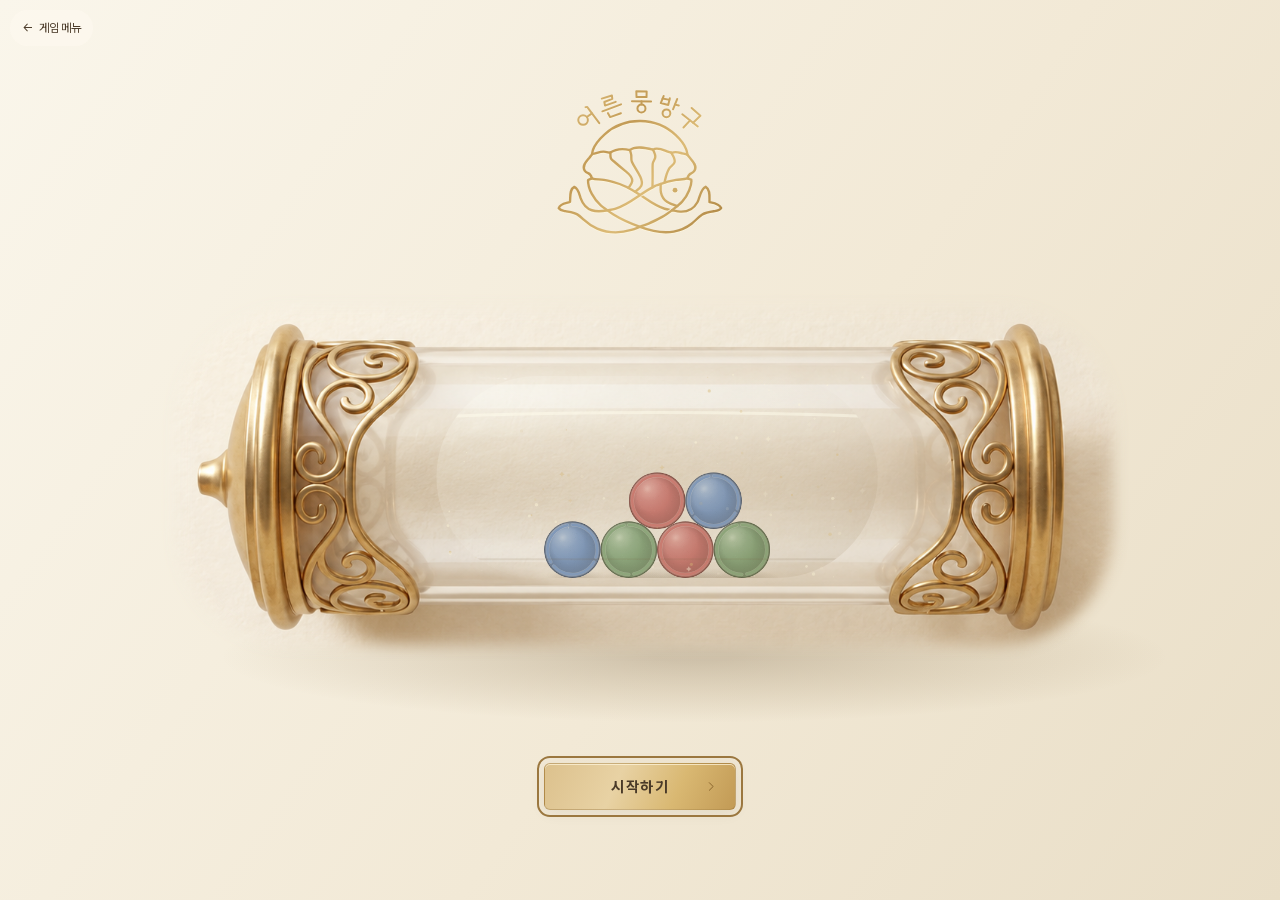
<file: src/main/resources/front/pinball/index.html>
<!doctype html>
<html lang="ko">
<head>
  <meta charset="utf-8">
  <meta name="viewport" content="width=device-width,initial-scale=1,viewport-fit=cover">
  <meta name="theme-color" content="#F4EDE0">
  <meta name="description" content="어른뭉방구의 따뜻한 놀이판. 핀볼을 섞어 발사하고 당첨 결과를 확인하세요.">
  <title>어른뭉방구 — 핀볼</title>
  <link rel="icon" href="./assets/logo.svg" type="image/svg+xml">
  <meta property="og:title" content="어른뭉방구 — 핀볼">
  <meta property="og:description" content="핀볼을 섞어 발사하고 당첨 결과를 확인하세요.">
  <meta property="og:image" content="https://prestige-kim.github.io/moonbangoo_PinBall/assets/logo.png">
  <meta name="twitter:card" content="summary">
  <link rel="preload" as="font" href="./assets/fonts/PretendardVariable.woff2" type="font/woff2" crossorigin>
  <link rel="preload" as="image" href="./assets/cannon-front.png">
  <link rel="preload" as="image" href="./assets/cannon-barrel.png">
  <link rel="preload" as="image" href="./assets/cannon-wheel.png">
  <link rel="preload" as="image" href="./assets/cannon-bridge.png">
  <link rel="manifest" href="../manifest.webmanifest">
  <link rel="apple-touch-icon" href="../icon-192.png">
  <link rel="stylesheet" href="./style.css?v=hand-8a0a7a792900">
  <style>
    /* 게임 메뉴로 돌아가기: 시작·설정 화면에서만 보인다 (카드팩·코인 게임과 같은 모양) */
    .menu-back { position: fixed; top: max(10px, env(safe-area-inset-top)); left: max(10px, env(safe-area-inset-left)); z-index: 40; display: flex; align-items: center; gap: 6px; min-height: 36px; padding: 8px 12px; border-radius: 20px; background: rgba(255, 250, 240, .55); color: inherit; text-decoration: none; font-size: 12px; }
    body:not([data-scene="intro"]):not([data-scene="setup"]) .menu-back { display: none; }
  </style>
</head>
<body class="scene-intro" data-scene="intro" data-theme="cosmic">
  <svg class="icon-definitions" xmlns="http://www.w3.org/2000/svg" aria-hidden="true"><defs>
    <symbol id="i-play" viewBox="0 0 24 24"><path d="m9 5 11 7-11 7Z" fill="currentColor" stroke="none"/></symbol>
    <symbol id="i-shuffle" viewBox="0 0 24 24"><path d="M3 6h3c4 0 8 12 12 12h3m-4-4 4 4-4 4M3 18h3c2 0 4-3 6-6s4-6 6-6h3m-4-4 4 4-4 4"/></symbol>
    <symbol id="i-reset" viewBox="0 0 24 24"><path d="M4 9a8 8 0 1 1 1 9M4 3v6h6"/></symbol>
    <symbol id="i-sound" viewBox="0 0 24 24"><path d="m4 9 4 0 5-4v14l-5-4H4ZM17 8c2 2 2 6 0 8m3-11c4 4 4 10 0 14"/></symbol>
    <symbol id="i-mute" viewBox="0 0 24 24"><path d="m4 9 4 0 5-4v14l-5-4H4Zm13 0 5 6m0-6-5 6"/></symbol>
    <symbol id="i-settings" viewBox="0 0 24 24"><path d="M4 7h16M4 17h16M8 4v6m8 4v6"/></symbol>
    <symbol id="i-close" viewBox="0 0 24 24"><path d="m6 6 12 12M18 6 6 18"/></symbol>
    <symbol id="i-chevron" viewBox="0 0 24 24"><path d="m8 5 7 7-7 7"/></symbol>
    <symbol id="i-spark" viewBox="0 0 24 24"><path d="m12 2 2.5 7.5L22 12l-7.5 2.5L12 22l-2.5-7.5L2 12l7.5-2.5ZM20 2v4m-2-2h4"/></symbol>
    <symbol id="i-target" viewBox="0 0 24 24"><circle cx="12" cy="12" r="7"/><circle cx="12" cy="12" r="2"/><path d="M12 2v3m0 14v3M2 12h3m14 0h3"/></symbol>
    <symbol id="i-people" viewBox="0 0 24 24"><circle cx="9" cy="7" r="3"/><path d="M3 20v-2a6 6 0 0 1 12 0v2m1-16a3 3 0 0 1 0 6m2 4a5 5 0 0 1 3 4v2"/></symbol>
    <symbol id="i-crown" viewBox="0 0 24 24"><path d="m3 6 5 4 4-7 4 7 5-4-2 12H5Zm2 15h14"/></symbol>
    <symbol id="i-check" viewBox="0 0 24 24"><path d="m5 12 4 4 10-10"/></symbol>
    <symbol id="i-info" viewBox="0 0 24 24"><circle cx="12" cy="12" r="9"/><path d="M12 11v6m0-10v1"/></symbol>
    <symbol id="i-mouse" viewBox="0 0 24 24"><rect x="6" y="2" width="12" height="20" rx="6"/><path d="M12 6v4"/></symbol>

    <symbol id="i-sun" viewBox="0 0 24 24"><path d="M4 17h16M7 17a5 5 0 0 1 10 0M12 2v4M4 6l3 3m13-3-3 3M2 13h3m14 0h3M5 21h14"/></symbol>
    <symbol id="i-fish" viewBox="0 0 24 24"><path d="M3 12c4-7 12-7 16 0-4 7-12 7-16 0Zm16 0 3-4v8Z"/><circle cx="7.5" cy="10.5" r=".7" fill="currentColor" stroke="none"/></symbol>
  </defs></svg>

  <a class="menu-back" href="../" aria-label="게임 메뉴로 돌아가기">← <span>게임 메뉴</span></a>
  <canvas id="game-canvas" tabindex="-1" aria-hidden="true" aria-label="핀볼이 장애물을 지나 결승선으로 향하는 핀볼 게임 화면">브라우저가 Canvas를 지원하지 않습니다.</canvas>
  <canvas id="game-surface" aria-hidden="true"></canvas>
  <div class="ambient-wash" aria-hidden="true"></div>
  <div class="screen-vignette" aria-hidden="true"></div>

  <canvas id="cinema-canvas" aria-hidden="true" tabindex="-1" aria-label="유리관을 기울여 공을 쏟고 섞은 뒤, 오른쪽 위 발사 구역으로 끌어 놓기"></canvas>
  <section class="scene-welcome" id="scene-welcome" aria-label="어른뭉방구 시작 화면">
    <div class="scene-brand">
      <img class="scene-logo" src="./assets/logo.svg" alt="어른뭉방구" width="170" height="148" draggable="false">
    </div>
    <button class="intro-start-button" id="intro-start-button" type="button"><span>시작하기</span><svg class="icon" aria-hidden="true"><use href="#i-chevron"/></svg></button>
  </section>
  <div class="setup-backdrop" id="setup-backdrop" aria-hidden="true"></div>
  <p class="scene-status" id="scene-status" role="status" aria-live="polite" tabindex="-1"></p>

  <header class="masthead" inert aria-hidden="true">
    <a class="brand" href="./index.html" aria-label="어른뭉방구 홈">
      <img class="orbit-mark brand-logo" src="./assets/logo.svg" alt="" width="64" height="56">
    </a>
    <nav class="masthead-actions" aria-label="게임 설정">
      <span class="fps-badge"><b id="fps">60</b> FPS</span>
      <button class="icon-button" id="sound-toggle" type="button" aria-label="음악과 효과음 끄기" aria-pressed="true"><svg class="icon"><use href="#i-sound"/></svg></button>
      <button class="icon-button" id="settings-toggle" type="button" aria-label="설정 패널 열기 또는 닫기" aria-expanded="true" aria-controls="setup-panel"><svg class="icon"><use href="#i-settings"/></svg></button>
    </nav>
  </header>

  <main>
    <aside class="setup-panel glass-panel" id="setup-panel" aria-label="추첨 설정" aria-hidden="true" inert>
      <div class="sheet-handle" aria-hidden="true"></div>
      <div class="panel-heading"><div><span class="eyebrow">어른뭉방구</span><h1 id="setup-title">핀볼</h1></div><button class="icon-button panel-close" id="panel-close" type="button" aria-label="설정 패널 닫기"><svg class="icon"><use href="#i-close"/></svg></button></div>
      <form id="settings-form" novalidate>
        <div class="panel-scroll">
          <section class="settings-section map-section" aria-labelledby="map-label">
            <div class="section-label"><span id="map-label">놀이판 선택</span><span class="tiny-label">4가지 코스</span></div>
            <div id="map-grid" class="map-grid" role="group" aria-labelledby="map-label"></div>
            <p id="map-policy" class="map-policy"></p>
          </section>
          <section class="settings-section participants-section">
            <div class="section-label"><span id="groups-label">공 그룹 설정</span><span class="count-badge"><span id="participant-count">6</span> 핀볼</span></div>
            <input id="names" type="hidden" value="빨강*2,초록*2,파랑*2">
            <div id="color-groups" class="color-groups" role="group" aria-labelledby="groups-label"></div>
            <div id="group-quantities" class="group-quantities"></div>
            <button id="add-group" class="add-group" type="button">＋ 그룹 추가</button>
            <p class="seed-note">그룹 이름을 직접 입력하고 색상과 공 개수를 정하세요.</p>
            <div class="input-foot"><p id="names-help" aria-live="polite">3개 그룹 · 총 6개 / 최대 50개</p></div>
            <p id="input-error" class="input-error" role="alert" hidden></p>
          </section>

          <section class="settings-section rule-section">
            <div class="section-label"><span id="rule-label">당첨 방식</span><span class="tiny-label">당첨 방식</span></div>
            <div class="segmented rule-segments" role="group" aria-labelledby="rule-label">
              <button type="button" data-rule="first" class="active" aria-pressed="true">1등</button><button type="button" data-rule="last" aria-pressed="false">꼴등</button><button type="button" data-rule="nth" aria-pressed="false">N번째</button><button type="button" data-rule="top" aria-pressed="false">상위 N명</button>
            </div>
            <div id="rank-n-row" class="rank-n-row" hidden><label for="rank-n" id="rank-n-label">당첨 순위</label><div class="quantity-control"><button type="button" id="rank-minus" aria-label="당첨 숫자 줄이기">−</button><select id="rank-n" aria-label="당첨 순위 또는 인원"><option value="1">1</option></select><button type="button" id="rank-plus" aria-label="당첨 숫자 늘리기">+</button></div><span id="rank-n-unit">번째</span></div>
          </section>



          <details class="advanced-settings" id="advanced-settings"><summary><span><svg class="icon"><use href="#i-settings"/></svg>세부 설정</span><svg class="icon disclosure-chevron"><use href="#i-chevron"/></svg></summary>
            <div class="advanced-content">
          <section class="settings-section" aria-labelledby="recovery-label">
            <div class="section-label"><span id="recovery-label">막힘 방지</span><span class="tiny-label" id="recovery-mode-label">모든 핀볼에 자동 적용</span></div>
            <p class="recovery-note">약 3초 동안 앞으로 나아가지 못한 핀볼을 가볍게 밀어줍니다. 랜덤 스킬과 별도로 작동하며, 같은 시드에서는 동일하게 적용됩니다.</p>
          </section>

              <div class="range-setting"><label for="radius">핀볼 크기 <output id="radius-value">12</output></label><input type="range" id="radius" min="8" max="16" step="1" value="12" data-physical></div>
              <div class="range-setting"><label for="gravity">중력 <output id="gravity-value">620</output></label><input type="range" id="gravity" min="350" max="1500" step="10" value="620" data-physical></div>
              <div class="range-setting"><label for="restitution">반발력 <output id="restitution-value">0.72</output></label><input type="range" id="restitution" min="0.35" max="0.92" step="0.01" value="0.72" data-physical></div>
              <div class="range-setting"><label for="speed">게임 속도 <output id="speed-value">1.0×</output></label><input type="range" id="speed" min="0.5" max="3" step="0.25" value="1"></div>
              <div class="select-setting"><label for="quality">비주얼 품질</label><select id="quality"><option value="high">최고</option><option value="medium">보통</option><option value="low">절약</option></select></div>
              <div class="range-setting"><label for="volume">음악 · 효과음 볼륨 <output id="volume-value">35%</output></label><input type="range" id="volume" min="0" max="1" step="0.05" value="0.35"></div>
              <label class="switch-row" for="sound"><span>음악 · 효과음</span><span class="switch"><input type="checkbox" id="sound" checked><span></span></span></label>
              <label class="switch-row" for="skills"><span>랜덤 스킬<small>가속 · 밀치기 · 크기 변화</small></span><span class="switch"><input type="checkbox" id="skills" data-physical><span></span></span></label>
              <label class="switch-row" for="reduced-motion"><span>화면 효과 줄이기<small>흔들림 · 깜빡임을 줄입니다</small></span><span class="switch"><input type="checkbox" id="reduced-motion"><span></span></span></label>
              <span class="seed-label" id="seed-label">출발 방식</span>
              <input id="seed" type="hidden" value="">
              <div class="segmented seed-modes" role="group" aria-labelledby="seed-label"><button type="button" id="seed-auto" aria-pressed="true">매번 새로 섞기</button><button type="button" id="seed-previous" aria-pressed="false" disabled>직전 게임 재현</button></div>
              <p class="seed-note" id="seed-note">직전 게임을 시작하면 재현할 수 있습니다.</p>
              <p><a href="./music-credits.html" target="_blank" rel="noopener">음악 크레딧 · 라이선스</a></p>
            </div>
          </details>
        </div>
        <div class="panel-footer">
          <button class="start-button" id="start-button" type="submit"><span class="start-icon"><svg class="icon"><use href="#i-play"/></svg></span><span>게임 시작<small>핀볼을 섞고 발사합니다</small></span><svg class="icon start-arrow"><use href="#i-chevron"/></svg></button>
          <div class="panel-bottom"><button class="text-button" id="reset-button" type="button"><svg class="icon"><use href="#i-reset"/></svg>초기화</button></div>
        </div>
      </form>
    </aside>


    <aside class="race-panel" aria-label="실시간 경기 정보">
      <p id="hud-map-name" class="hud-map-name"></p><div class="race-stats glass-panel"><div><span class="eyebrow">굴러가는 핀볼</span><strong id="remaining">6<span> / 6</span></strong><small>남은 핀볼</small></div><div><span class="eyebrow">TIME</span><strong id="elapsed">00:00<small>.00</small></strong><small>경과 시간</small></div></div>
      <div class="ranking-panel glass-panel"><div class="ranking-heading"><span class="eyebrow">지금의 순위</span><svg class="icon"><use href="#i-crown"/></svg></div><ol id="live-ranking" aria-label="실시간 상위 순위"><li class="ranking-empty"><span class="empty-rank-orbit" aria-hidden="true"></span><span>누가 먼저 도착할까요?<small>출발하면 순위가 표시됩니다</small></span></li></ol><div class="ranking-foot"><span class="live-dot"></span>한 알 한 알, 모두의 작은 가능성</div></div>
      <div class="minimap-panel glass-panel"><div class="minimap-heading"><span class="eyebrow">놀이판 한눈에</span><span class="tiny-label">LIVE</span></div><canvas id="minimap" width="160" height="208" aria-label="놀이판 전체, 선두 핀볼과 카메라 위치를 보여 주는 미니맵"></canvas><button id="follow-button" class="follow-button active" type="button" aria-pressed="true"><svg class="icon"><use href="#i-target"/></svg>선두 따라가기</button><div class="camera-controls" role="group" aria-label="경기 화면 보기"><button id="camera-out" type="button" aria-label="축소">−</button><button id="camera-home" type="button">보기 초기화</button><button id="camera-in" type="button" aria-label="확대">+</button></div></div>
    </aside>

    <button id="mobile-setup-button" class="mobile-setup-button" type="button" aria-expanded="false" aria-controls="setup-panel"><svg class="icon"><use href="#i-settings"/></svg>추첨 설정<span id="mobile-count">6</span></button>

    <button id="stop-button" class="game-stop-button" type="button" hidden>게임 정지</button>

    <div class="countdown" id="countdown" aria-live="polite" hidden><span class="countdown-ring" aria-hidden="true"></span><span id="countdown-value">3</span><span class="countdown-label">곧 추첨을 시작합니다</span></div>
    <div class="toast-stack" id="toast-stack" role="status" aria-live="polite"></div>
  </main>

  <footer class="system-footer" hidden aria-hidden="true"></footer>

  <dialog id="results-dialog" class="results-dialog" aria-labelledby="winner-heading">
    <div class="results-decoration" aria-hidden="true"><span></span><span></span><span></span></div>
    <button class="icon-button results-close" id="results-close" type="button" aria-label="결과 화면 닫기"><svg class="icon"><use href="#i-close"/></svg></button>
    <div class="result-logo" aria-hidden="true"><img src="./assets/logo.svg" alt="" width="80" height="70"></div>
    <p class="eyebrow" id="result-rule">당첨 결과</p><h2 id="winner-heading">당첨 결과</h2><p class="winner-subtitle">축하드립니다!</p>
    <div class="result-meta"><span>TIME <b id="result-time"></b></span></div>
    <div class="result-ranking-heading"><span id="result-ranking-title">최종 순위</span><span id="result-total"></span></div>
    <ol id="result-ranking" class="result-ranking"></ol><button type="button" id="show-all-results" class="text-button show-all-results" hidden>전체 순위 보기</button>
    <p id="result-map" class="results-note"></p>
    <p id="result-note" class="results-note" hidden></p>
    <div class="result-actions"><button type="button" id="restart-button" class="start-button"><svg class="icon"><use href="#i-play"/></svg>같은 멤버로 다시 섞기</button><button type="button" id="replay-button" class="secondary-button"><svg class="icon"><use href="#i-reset"/></svg>다시 설정하기</button></div>
    <a id="results-home-link" class="results-home-link" href="../"><svg class="icon" aria-hidden="true" viewBox="0 0 24 24"><path d="m3 10 9-7 9 7M5 9v12h14V9M9 21v-8h6v8"/></svg>어른뭉방구 홈으로</a>
  </dialog>

  <script src="./js/themes.js?v=local-1719b27b8c26"></script><script src="./js/maps.js?v=local-79a9fa7c0003"></script><script src="./js/map-registry.js?v=hand-d7ef71bdcb70"></script><script src="./js/maps/twinfold.js?v=local-02302db9fd89"></script><script src="./js/maps/twinfold-style.js?v=local-a9811ed9571b"></script><script src="./js/maps/cascade.js?v=local-4e168b0350dd"></script><script src="./js/maps/cascade-style.js?v=local-be74db4b6b57"></script><script src="./js/maps/rhythm.js?v=local-d7ed7608f032"></script><script src="./js/maps/rhythm-style.js?v=local-abafc5dacf2f"></script><script src="./js/physics.js?v=hand-c6f9b7b0010b"></script><script src="./js/camera.js?v=local-f94d5a585527"></script><script src="./js/effects.js?v=local-fc19741e8634"></script><script src="./js/audio.js?v=local-72940855f7b6"></script><script src="./js/race-standing.js?v=local-cad6e28fe03f"></script><script src="./js/renderer.js?v=hand-f2f7dff90056"></script><script src="./js/cinematic.js?v=local-3c3eaf6323c3"></script><script src="./js/shuffle.js?v=local-89c28332289c"></script><script src="./js/hand-start.js?v=local-298e6c089a19"></script><script src="./js/shuffle-input.js?v=local-c53898379372"></script><script src="./js/throw-gate.js?v=hand-0b84c89e6eb6"></script><script src="./js/hand-scene.js?v=hand-568c5affa1bd"></script><script src="./js/hand-flight.js?v=local-6b56b6033e5c"></script><script src="./js/race-duration-data.js?v=local-96651f0797bb"></script><script src="./js/maps-duration-data.js?v=local-cfa59cb74812"></script><script src="./js/race-duration.js?v=local-7740c90c5de4"></script><script src="./js/ui.js?v=hand-18d70e36a7b9"></script><script src="./js/display-budget.js?v=local-d918720b9ecf"></script><script src="./js/main.js?v=hand-80d0fc2b9c12"></script>
  <script type="module" src="../fullscreen.js"></script>
</body>
</html>
</file>
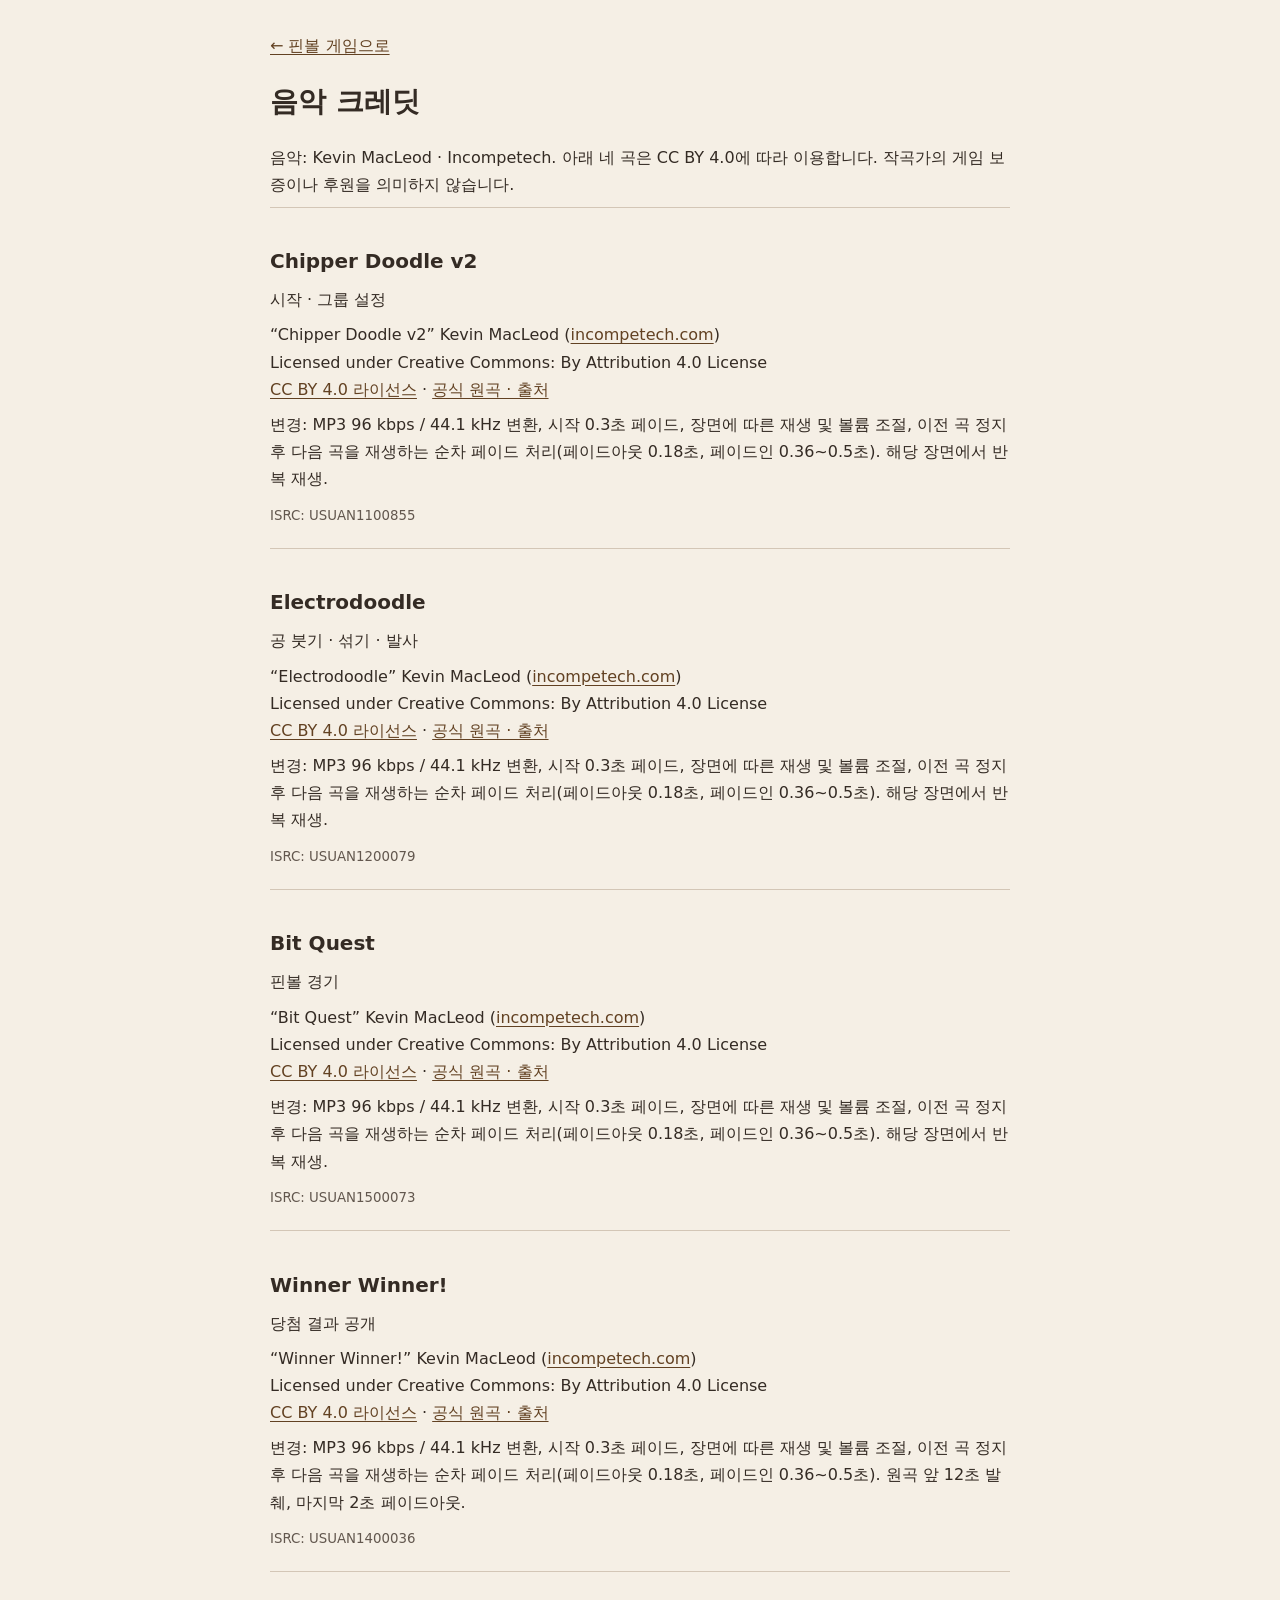
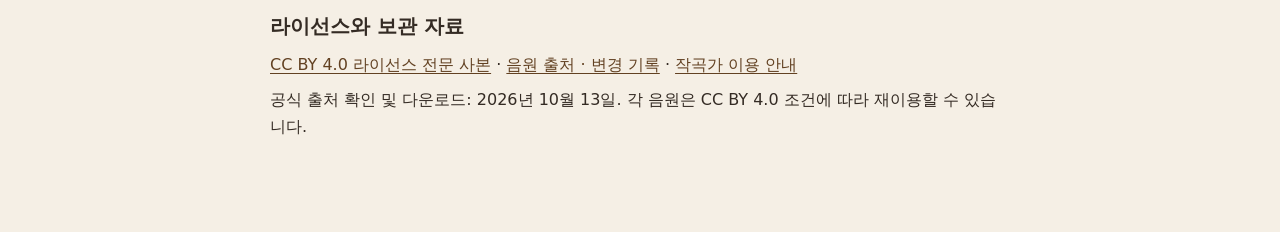
<file: src/main/resources/front/pinball/music-credits.html>
<!doctype html>
<html lang="ko"><head><meta charset="utf-8"><meta name="viewport" content="width=device-width, initial-scale=1"><title>음악 크레딧 · 어른뭉방구 핀볼</title><style>
body{margin:0;background:#f5efe5;color:#342b24;font-family:system-ui,sans-serif;line-height:1.7}main{max-width:740px;margin:auto;padding:32px 24px 64px}h1{font-size:28px}h2{font-size:20px;margin-bottom:4px}section{padding:20px 0;border-top:1px solid #d3c6b6}a{color:#624122;text-underline-offset:3px}p{margin:8px 0}small{color:#62574e}
</style></head><body><main><a href="./index.html">← 핀볼 게임으로</a><h1>음악 크레딧</h1><p>음악: Kevin MacLeod · Incompetech. 아래 네 곡은 CC BY 4.0에 따라 이용합니다. 작곡가의 게임 보증이나 후원을 의미하지 않습니다.</p>
<section><h2>Chipper Doodle v2</h2><p>시작 · 그룹 설정</p><p>“Chipper Doodle v2” Kevin MacLeod (<a href="https://incompetech.com/">incompetech.com</a>)<br>Licensed under Creative Commons: By Attribution 4.0 License<br><a href="https://creativecommons.org/licenses/by/4.0/">CC BY 4.0 라이선스</a> · <a href="https://incompetech.com/music/royalty-free/index.html?isrc=USUAN1100855">공식 원곡 · 출처</a></p><p>변경: MP3 96 kbps / 44.1 kHz 변환, 시작 0.3초 페이드, 장면에 따른 재생 및 볼륨 조절, 이전 곡 정지 후 다음 곡을 재생하는 순차 페이드 처리(페이드아웃 0.18초, 페이드인 0.36~0.5초). 해당 장면에서 반복 재생.</p><small>ISRC: USUAN1100855</small></section><section><h2>Electrodoodle</h2><p>공 붓기 · 섞기 · 발사</p><p>“Electrodoodle” Kevin MacLeod (<a href="https://incompetech.com/">incompetech.com</a>)<br>Licensed under Creative Commons: By Attribution 4.0 License<br><a href="https://creativecommons.org/licenses/by/4.0/">CC BY 4.0 라이선스</a> · <a href="https://incompetech.com/music/royalty-free/index.html?isrc=USUAN1200079">공식 원곡 · 출처</a></p><p>변경: MP3 96 kbps / 44.1 kHz 변환, 시작 0.3초 페이드, 장면에 따른 재생 및 볼륨 조절, 이전 곡 정지 후 다음 곡을 재생하는 순차 페이드 처리(페이드아웃 0.18초, 페이드인 0.36~0.5초). 해당 장면에서 반복 재생.</p><small>ISRC: USUAN1200079</small></section><section><h2>Bit Quest</h2><p>핀볼 경기</p><p>“Bit Quest” Kevin MacLeod (<a href="https://incompetech.com/">incompetech.com</a>)<br>Licensed under Creative Commons: By Attribution 4.0 License<br><a href="https://creativecommons.org/licenses/by/4.0/">CC BY 4.0 라이선스</a> · <a href="https://incompetech.com/music/royalty-free/index.html?isrc=USUAN1500073">공식 원곡 · 출처</a></p><p>변경: MP3 96 kbps / 44.1 kHz 변환, 시작 0.3초 페이드, 장면에 따른 재생 및 볼륨 조절, 이전 곡 정지 후 다음 곡을 재생하는 순차 페이드 처리(페이드아웃 0.18초, 페이드인 0.36~0.5초). 해당 장면에서 반복 재생.</p><small>ISRC: USUAN1500073</small></section><section><h2>Winner Winner!</h2><p>당첨 결과 공개</p><p>“Winner Winner!” Kevin MacLeod (<a href="https://incompetech.com/">incompetech.com</a>)<br>Licensed under Creative Commons: By Attribution 4.0 License<br><a href="https://creativecommons.org/licenses/by/4.0/">CC BY 4.0 라이선스</a> · <a href="https://incompetech.com/music/royalty-free/index.html?isrc=USUAN1400036">공식 원곡 · 출처</a></p><p>변경: MP3 96 kbps / 44.1 kHz 변환, 시작 0.3초 페이드, 장면에 따른 재생 및 볼륨 조절, 이전 곡 정지 후 다음 곡을 재생하는 순차 페이드 처리(페이드아웃 0.18초, 페이드인 0.36~0.5초). 원곡 앞 12초 발췌, 마지막 2초 페이드아웃.</p><small>ISRC: USUAN1400036</small></section><section><h2>라이선스와 보관 자료</h2><p><a href="./assets/music/licenses/CC-BY-4.0.html">CC BY 4.0 라이선스 전문 사본</a> · <a href="./assets/music/licenses/manifest.json">음원 출처 · 변경 기록</a> · <a href="https://incompetech.com/music/royalty-free/faq.html">작곡가 이용 안내</a></p><p>공식 출처 확인 및 다운로드: 2026년 10월 13일. 각 음원은 CC BY 4.0 조건에 따라 재이용할 수 있습니다.</p></section></main></body></html>
</file>
<file: src/main/resources/front/pinball/style.css>
@font-face{font-family:"Pretendard Variable";src:url("./assets/fonts/PretendardVariable.woff2") format("woff2");font-style:normal;font-weight:100 900;font-display:swap}
:root{color-scheme:dark;--bg:#090b1a;--panel:rgba(17,19,40,.77);--panel-solid:#13152b;--text:#f4f1ff;--muted:#9b9bb7;--subtle:#626481;--accent:#a391ff;--accent-bright:#c0afff;--secondary:#6ae7ef;--border:rgba(164,161,218,.13);--strong-border:rgba(170,153,255,.48);--accent-rgb:163,145,255;--secondary-rgb:106,231,239;--ease:cubic-bezier(.2,.8,.2,1);font-family:"Pretendard Variable",sans-serif;font-synthesis:none}
*{box-sizing:border-box}body{margin:0;overflow:hidden;background:var(--bg);color:var(--text);font-size:13px;letter-spacing:-.2px;transition:background .6s,color .4s}button,input,textarea,select{font:inherit}button{cursor:pointer}button,a,input,textarea,summary,select{-webkit-tap-highlight-color:transparent}button{color:inherit}button:disabled,input:disabled,textarea:disabled{cursor:not-allowed;opacity:.42}button:focus-visible,a:focus-visible,summary:focus-visible,input:focus-visible,textarea:focus-visible,select:focus-visible{outline:2px solid var(--secondary);outline-offset:4px}button{border:0}button,a{touch-action:manipulation}svg{display:block}.icon-definitions{position:absolute;width:0;height:0;pointer-events:none}.icon{width:18px;height:18px;fill:none;stroke:currentColor;stroke-width:1.7;stroke-linecap:round;stroke-linejoin:round;flex-shrink:0}#game-canvas{position:fixed;inset:0;width:100%;height:100%;display:block;touch-action:none}.ambient-wash,.screen-vignette{position:fixed;inset:0;pointer-events:none}.ambient-wash{background:radial-gradient(ellipse 36% 70% at 0 50%,rgba(var(--accent-rgb),.06),transparent),radial-gradient(ellipse 60% 18% at 57% 0%,rgba(var(--accent-rgb),.12),transparent)}.screen-vignette{background:linear-gradient(180deg,rgba(8,9,23,.65),transparent 19%,transparent 78%,rgba(8,9,23,.86)),linear-gradient(90deg,rgba(8,9,23,.4),transparent 30%,transparent 75%,rgba(8,9,23,.35))}.masthead{position:fixed;top:0;left:0;right:0;height:94px;padding:24px 34px;display:flex;align-items:center;justify-content:space-between;z-index:15}.brand{display:flex;align-items:center;gap:12px;color:var(--text);text-decoration:none;width:265px}.orbit-mark{width:52px;height:52px}.brand-type{font-size:29px;line-height:1;font-weight:800;letter-spacing:4px}.brand-caption{display:block;font-size:8px;font-weight:500;letter-spacing:3.7px;margin-top:8px;color:var(--muted)}.masthead-center{position:absolute;left:50%;transform:translateX(-50%);display:flex;align-items:center;gap:9px;font-size:9px;font-weight:600;letter-spacing:2px;color:var(--muted);white-space:nowrap}.live-dot,.ready-dot,.offline-dot{width:5px;height:5px;border-radius:50%;background:var(--secondary);display:inline-block;box-shadow:0 0 10px rgba(var(--secondary-rgb),.35);flex-shrink:0}.masthead-actions{display:flex;align-items:center;gap:10px}.offline-badge{display:flex;align-items:center;gap:7px;font-size:8px;letter-spacing:1.2px;color:var(--muted);margin-right:10px}.offline-dot{width:4px;height:4px;background:#9ee9bf;box-shadow:0 0 6px #9ee9bf44}.fps-badge{font-size:8px;color:var(--subtle);letter-spacing:1px;border-left:1px solid var(--border);padding-left:16px;margin-right:10px}.fps-badge b{font-size:10px;letter-spacing:0;font-weight:500;color:var(--muted)}.icon-button{width:34px;height:34px;border:1px solid var(--border);border-radius:10px;background:rgba(35,37,67,.35);display:grid;place-items:center;color:var(--muted);transition:color .2s,border .2s,background .2s,transform .2s}.icon-button:hover{color:var(--text);border-color:var(--strong-border);background:rgba(var(--accent-rgb),.12);transform:translateY(-1px)}.glass-panel{border:1px solid var(--border);background:var(--panel);backdrop-filter:blur(24px);-webkit-backdrop-filter:blur(24px);box-shadow:0 15px 48px #00000022,inset 0 1px 0 #ffffff04}.setup-panel{position:fixed;left:34px;top:111px;bottom:65px;width:314px;border-radius:20px;z-index:12;display:flex;flex-direction:column;overflow:hidden;transition:transform .42s var(--ease),opacity .3s;max-height:940px}.setup-panel.is-collapsed{transform:translateX(calc(-100% - 45px));opacity:0;pointer-events:none}.panel-heading{display:flex;align-items:center;justify-content:space-between;padding:24px 23px 21px;flex-shrink:0}.eyebrow{font-size:8px;font-weight:600;letter-spacing:1.65px;color:var(--subtle);display:block}.panel-heading .eyebrow{font-size:7px;letter-spacing:1.4px;color:var(--accent);margin-bottom:10px}.panel-heading h1{font-size:22px;line-height:1.25;letter-spacing:-1px;font-weight:750;margin:0}.title-dot{color:var(--accent)}.panel-close{border:0;background:transparent;width:24px;height:24px;margin-top:9px;color:var(--subtle)}.panel-close .icon{width:15px;height:15px}.sheet-handle{display:none}#settings-form{min-height:0;display:flex;flex-direction:column;flex:1}.panel-scroll{overflow:auto;padding:0 23px 15px;scrollbar-width:thin;scrollbar-color:#72729744 transparent;overscroll-behavior:contain}.panel-scroll::-webkit-scrollbar{width:3px}.panel-scroll::-webkit-scrollbar-thumb{background:#72729744;border-radius:4px}.settings-section{margin-bottom:23px}.section-label{display:flex;align-items:center;justify-content:space-between;gap:6px;margin-bottom:11px;font-size:11px;font-weight:600;letter-spacing:-.3px}.tiny-label{font-size:7px;letter-spacing:1px;font-weight:500;color:var(--subtle)}.count-badge{font-size:9px;line-height:19px;padding:0 7px;background:rgba(var(--accent-rgb),.1);border:1px solid rgba(var(--accent-rgb),.18);border-radius:6px;color:var(--accent-bright);font-weight:500}.count-badge span{font-weight:750;font-variant-numeric:tabular-nums}textarea{width:100%;resize:vertical;min-height:86px;max-height:210px;height:89px;line-height:1.8;border:1px solid var(--border);border-radius:10px;padding:12px 13px;background:rgba(5,7,22,.35);color:var(--text);font-size:12px;outline:none;transition:border-color .2s,background .2s}textarea:focus{border-color:var(--strong-border);background:rgba(5,7,22,.5)}textarea::placeholder{color:var(--subtle)}.input-foot{display:flex;align-items:center;justify-content:space-between;gap:6px;margin-top:8px}.input-foot p{font-size:8px;color:var(--subtle);margin:0}.text-button{display:inline-flex;align-items:center;gap:5px;background:transparent;color:var(--muted);font-size:9px;line-height:1.5;padding:3px 0;white-space:nowrap;transition:color .2s}.text-button:hover{color:var(--accent-bright)}.text-button .icon{width:12px;height:12px}.input-error{color:#ff99ac;font-size:10px;line-height:1.6;border:1px solid #ff60822e;background:#ff608209;border-radius:7px;padding:9px;margin:10px 0 0}.segmented{display:flex;padding:3px;border:1px solid var(--border);border-radius:9px;background:rgba(5,7,22,.28);gap:3px}.segmented button{flex:1;min-width:0;border-radius:6px;padding:9px 0;background:transparent;color:var(--muted);font-size:10px;white-space:nowrap;transition:all .25s var(--ease)}.segmented button.active{background:rgba(var(--accent-rgb),.17);color:var(--accent-bright);box-shadow:0 1px 8px #0000001a,inset 0 0 0 1px rgba(var(--accent-rgb),.23)}.segmented button:hover{color:var(--text)}.rank-n-row{margin-top:10px;display:flex;align-items:center;gap:8px;color:var(--muted);font-size:10px}.rank-n-row[hidden]{display:none}.rank-n-row label{margin-right:auto}.rank-n-row input{width:54px;background:#090b1a66;border:1px solid var(--border);border-radius:6px;color:var(--text);padding:6px 8px;font-size:11px}.theme-grid{display:grid;grid-template-columns:1fr 1fr;gap:8px}.theme-tile{position:relative;display:flex;align-items:center;gap:9px;text-align:left;height:61px;padding:9px 10px;border:1px solid var(--border);border-radius:10px;background:rgba(5,7,22,.25);font-size:9px;font-weight:600;transition:transform .25s var(--ease),border-color .25s,background .25s;overflow:hidden}.theme-tile:hover{transform:translateY(-2px);border-color:rgba(var(--accent-rgb),.3)}.theme-tile.active{border-color:var(--strong-border);background:rgba(var(--accent-rgb),.08)}.theme-tile small{display:block;font-size:7px;font-weight:400;color:var(--subtle);margin-top:5px}.theme-orb{width:24px;height:24px;border-radius:50%;flex-shrink:0;background:radial-gradient(circle at 32% 25%,#e7beff,transparent 32%),radial-gradient(circle at 25% 25%,#b483ff 0,#7467e3 40%,#272057 75%);box-shadow:0 0 15px #8872ee44,inset -2px -2px 4px #16132988,inset 0 0 0 1px #c5a6ff88}.theme-candy .theme-orb{background:radial-gradient(circle at 30% 25%,#fff7ff,transparent 32%),radial-gradient(circle at 25% 25%,#f9bce7 0,#e888c5 45%,#8d417d 90%);box-shadow:0 0 15px #f692c344,inset 0 0 0 1px #ffd3f199}.theme-gold .theme-orb{background:radial-gradient(circle at 30% 25%,#fffbe5,transparent 30%),radial-gradient(circle at 25% 25%,#edd69b 0,#b69046 40%,#4b3516 80%);box-shadow:0 0 15px #e5bd6b33,inset 0 0 0 1px #d3b36e88}.theme-ice .theme-orb{background:radial-gradient(circle at 30% 25%,#efffff,transparent 35%),radial-gradient(circle at 25% 25%,#ade3ed 0,#62b3c6 40%,#224355 90%);box-shadow:0 0 15px #7be0e544,inset 0 0 0 1px #bbf6ff88}.theme-check{position:absolute;right:4px;top:4px;width:10px;height:10px;color:var(--accent-bright);display:none}.active .theme-check{display:block}.advanced-settings{margin-top:2px;border-top:1px solid var(--border)}.advanced-settings summary{list-style:none;padding:16px 0 0;display:flex;align-items:center;justify-content:space-between;color:var(--muted);font-size:10px;cursor:pointer}.advanced-settings summary::-webkit-details-marker{display:none}.advanced-settings summary>span{display:flex;align-items:center;gap:8px}.advanced-settings summary .icon{width:13px;height:13px}.disclosure-chevron{transition:transform .25s}.advanced-settings[open] .disclosure-chevron{transform:rotate(90deg)}.advanced-content{padding-top:18px}.range-setting{margin-bottom:17px}.range-setting label{display:flex;align-items:center;justify-content:space-between;color:var(--muted);font-size:10px;margin-bottom:8px}.range-setting output{color:var(--accent-bright);font-size:10px;font-variant-numeric:tabular-nums}input[type=range]{width:100%;height:3px;margin:0;display:block;accent-color:var(--accent);cursor:pointer}input[type=range]::-webkit-slider-thumb{width:11px;height:11px}select{color:var(--text);background:var(--panel-solid);border:1px solid var(--border);border-radius:7px;font-size:10px;padding:6px 22px 6px 9px}.select-setting{display:flex;align-items:center;justify-content:space-between;color:var(--muted);font-size:10px;margin-bottom:17px}.switch-row{display:flex;align-items:center;justify-content:space-between;margin:16px 0;font-size:10px;color:var(--muted);cursor:pointer}.switch-row small{display:block;color:var(--subtle);font-size:8px;margin-top:4px}.switch{position:relative;width:29px;height:17px;display:block;flex-shrink:0}.switch input{position:absolute;width:100%;height:100%;opacity:0;margin:0;cursor:pointer}.switch>span{display:block;width:29px;height:17px;border-radius:20px;background:#434561;pointer-events:none;transition:background .2s}.switch>span:before{content:"";position:absolute;width:11px;height:11px;background:#bbbdd2;left:3px;top:3px;border-radius:50%;transition:transform .25s var(--ease),background .2s}.switch input:checked+span{background:rgba(var(--accent-rgb),.7)}.switch input:checked+span:before{transform:translateX(12px);background:#f3eaff}.switch input:focus-visible+span{outline:2px solid var(--secondary);outline-offset:4px}.switch input:disabled+span{opacity:.4}.seed-label{display:flex;justify-content:space-between;font-size:10px;color:var(--muted);margin:22px 0 8px}.seed-label span{font-size:8px;color:var(--subtle)}.seed-input{width:100%;color:var(--text);background:#090b1a55;border:1px solid var(--border);padding:9px 10px;border-radius:7px;font-size:10px;font-family:"Pretendard Variable",sans-serif;letter-spacing:.3px}.panel-footer{margin-top:auto;padding:17px 23px 17px;background:linear-gradient(180deg,transparent,var(--panel-solid) 18%);flex-shrink:0}.start-button{position:relative;width:100%;height:56px;padding:0 16px;border-radius:11px;display:flex;align-items:center;gap:13px;text-align:left;color:#fff;font-size:13px;font-weight:650;background:linear-gradient(115deg,#8065db,var(--accent) 67%,#b4a1ee);box-shadow:0 5px 23px rgba(var(--accent-rgb),.19),inset 0 1px 0 #ffffff38;transition:transform .25s var(--ease),filter .25s,box-shadow .25s;animation:start-breathe 5s ease-in-out infinite}.start-button:hover{filter:brightness(1.1);transform:translateY(-2px);box-shadow:0 8px 32px rgba(var(--accent-rgb),.3)}.start-button:active{transform:scale(.985)}.start-button:disabled{animation:none;transform:none;filter:grayscale(.25)}.start-button small{display:block;font-size:6px;font-weight:500;letter-spacing:1.2px;margin-top:5px;color:#ffffffa1}.start-icon{display:grid;place-items:center;width:27px;height:27px;border:1px solid #ffffff35;border-radius:50%;background:#ffffff12}.start-icon .icon{width:13px;height:13px}.start-arrow{margin-left:auto;width:14px;height:14px;opacity:.75}.panel-bottom{display:flex;align-items:center;justify-content:space-between;gap:5px;margin-top:13px;color:var(--subtle);font-size:8px}.panel-bottom>span{display:flex;align-items:center;gap:5px}.ready-dot{width:4px;height:4px;background:var(--accent);box-shadow:none}.panel-bottom .text-button{font-size:8px;color:var(--subtle)}.panel-bottom .icon{width:10px;height:10px}.stage-heading{position:fixed;left:386px;right:249px;top:116px;display:flex;justify-content:space-between;align-items:center;pointer-events:none;z-index:5;transition:left .4s var(--ease)}.stage-map-label{display:flex;align-items:center;gap:16px}.stage-number{font-size:30px;font-weight:250;letter-spacing:-1px;color:rgba(var(--accent-rgb),.55);border-right:1px solid var(--border);padding-right:16px;line-height:1.05}.stage-heading h2{font-size:16px;font-weight:500;letter-spacing:-.2px;margin:6px 0 0}.stage-heading .eyebrow{font-size:6px;letter-spacing:1.5px;color:var(--subtle)}.stage-tag{font-size:6px;letter-spacing:1.5px;padding:6px 8px;border:1px solid var(--border);border-radius:5px;color:var(--muted);white-space:nowrap}.race-panel{position:fixed;top:111px;right:34px;width:177px;z-index:8;display:flex;flex-direction:column;gap:13px}.race-stats{border-radius:14px;padding:17px 15px 16px;display:grid;grid-template-columns:1fr 1fr;gap:12px}.race-stats>div+div{border-left:1px solid var(--border);padding-left:11px}.race-stats .eyebrow{font-size:6px;letter-spacing:1.2px}.race-stats strong{display:block;font-weight:600;font-size:25px;letter-spacing:-1px;margin-top:9px;font-variant-numeric:tabular-nums;white-space:nowrap;line-height:1.1}.race-stats strong>span{font-size:9px;font-weight:400;letter-spacing:0;color:var(--subtle)}.race-stats strong>small{font-size:8px;font-weight:400;display:inline;color:var(--subtle)}.race-stats strong#elapsed{font-size:21px;letter-spacing:-.8px;margin-top:11px}.race-stats>div>small{display:block;font-size:7px;color:var(--subtle);margin-top:8px}.ranking-panel{border-radius:14px;padding:17px 14px 12px}.ranking-heading{display:flex;align-items:center;justify-content:space-between;margin-bottom:15px}.ranking-heading .eyebrow{font-size:7px;letter-spacing:1.25px}.ranking-heading .icon{color:var(--accent);width:13px;height:13px;opacity:.7}#live-ranking{list-style:none;padding:0;margin:0;min-height:171px}.ranking-item{height:34px;display:flex;align-items:center;gap:9px;position:relative;will-change:transform}.rank-number{font-size:8px;color:var(--subtle);width:10px;flex-shrink:0;font-variant-numeric:tabular-nums}.rank-marble{width:14px;height:14px;border-radius:50%;background:radial-gradient(circle at 30% 25%,#ffffffd0,transparent 32%),radial-gradient(circle at 25% 25%,var(--marble-color,#aa91ff),color-mix(in srgb,var(--marble-color,#aa91ff),#111 40%));box-shadow:0 0 9px color-mix(in srgb,var(--marble-color,#aa91ff),transparent 78%),inset 0 0 0 1px #ffffff2e;flex-shrink:0}.rank-name{font-size:10px;color:var(--muted);overflow:hidden;text-overflow:ellipsis;white-space:nowrap;max-width:80px}.ranking-item:first-child .rank-name{color:var(--text);font-weight:600}.ranking-item:first-child .rank-number{color:var(--accent-bright)}.rank-finish{margin-left:auto;color:var(--secondary);font-size:7px}.rank-finish .icon{width:11px;height:11px}.ranking-empty{height:167px;display:flex;flex-direction:column;align-items:center;justify-content:center;gap:19px;text-align:center;color:var(--muted);font-size:9px}.ranking-empty small{display:block;font-size:7px;color:var(--subtle);margin-top:6px}.empty-rank-orbit{display:block;position:relative;width:34px;height:34px;border:1px solid rgba(var(--accent-rgb),.2);border-radius:50%;transform:rotate(-35deg)}.empty-rank-orbit:before{content:"";position:absolute;inset:10px;border-radius:50%;background:var(--accent);opacity:.35;box-shadow:0 0 16px rgba(var(--accent-rgb),.5)}.empty-rank-orbit:after{content:"";position:absolute;inset:10px -6px;border:1px solid rgba(var(--accent-rgb),.4);border-radius:50%}.ranking-foot{border-top:1px solid var(--border);padding-top:11px;margin-top:8px;display:flex;align-items:center;gap:5px;font-size:5.5px;letter-spacing:.7px;color:var(--subtle);white-space:nowrap}.ranking-foot .live-dot{width:3px;height:3px;background:var(--accent);box-shadow:none}.minimap-panel{border-radius:14px;padding:15px 13px 12px}.minimap-heading{display:flex;justify-content:space-between;align-items:center;margin-bottom:9px}.minimap-heading .eyebrow{font-size:7px;letter-spacing:1.1px}.minimap-heading .tiny-label{font-size:5px;color:var(--accent)}#minimap{display:block;width:149px;height:191px;border-radius:7px;background:#05071545;border:1px solid var(--border)}.follow-button{display:flex;width:100%;align-items:center;gap:6px;background:transparent;font-size:8px;padding:12px 0 0;color:var(--subtle);text-align:left}.follow-button .icon{width:12px;height:12px}.follow-button.active{color:var(--accent-bright)}.follow-button>span{margin-left:auto;font-size:7px;width:14px;height:14px;display:grid;place-items:center;border:1px solid var(--border);border-radius:4px;color:var(--subtle)}kbd{font:inherit;padding:2px 4px;border:1px solid var(--border);border-radius:3px}.system-footer{position:fixed;bottom:0;height:46px;left:34px;right:34px;border-top:1px solid var(--border);display:flex;justify-content:space-between;align-items:center;color:var(--subtle);font-size:6px;letter-spacing:1.4px;z-index:4;pointer-events:none}.system-footer>span{display:flex;align-items:center;gap:8px}.footer-orbit{width:8px;height:8px;border:1px solid var(--subtle);border-radius:50%;transform:rotate(-35deg);position:relative}.footer-orbit:after{content:"";position:absolute;inset:2px -3px;border:1px solid var(--subtle);border-radius:50%}.footer-seed{letter-spacing:1px}.footer-seed b{font:500 6px ui-monospace,SFMono-Regular,Consolas,monospace;letter-spacing:.6px;color:var(--muted);max-width:95px;overflow:hidden;white-space:nowrap;text-overflow:ellipsis}.footer-seed i{width:1px;height:7px;background:var(--border);margin:0 7px}.footer-edition{color:var(--subtle)}.mobile-setup-button{display:none}.countdown{position:fixed;left:calc(50% + 61px);top:50%;transform:translate(-50%,-50%);z-index:20;display:flex;align-items:center;justify-content:center;flex-direction:column;pointer-events:none}.countdown[hidden]{display:none}#countdown-value{font-size:130px;line-height:1;font-weight:850;letter-spacing:-8px;color:var(--text);text-shadow:0 0 15px rgba(var(--accent-rgb),.5),0 0 70px rgba(var(--accent-rgb),.6);animation:count-pop .85s var(--ease) both}.countdown-label{font-size:7px;letter-spacing:2.2px;margin-top:25px;color:var(--accent-bright)}.countdown-ring{position:absolute;top:calc(50% - 13px);left:50%;width:260px;height:260px;border:1px solid rgba(var(--accent-rgb),.45);border-radius:50%;transform:translate(-50%,-50%);box-shadow:0 0 35px rgba(var(--accent-rgb),.14),inset 0 0 35px rgba(var(--accent-rgb),.1);animation:count-ring .85s var(--ease) both}.toast-stack{position:fixed;left:calc(50% + 61px);top:181px;transform:translateX(-50%);z-index:30;display:flex;align-items:center;flex-direction:column;gap:8px;pointer-events:none}.toast{border:1px solid rgba(var(--accent-rgb),.25);border-radius:9px;padding:10px 16px;font-size:10px;color:var(--text);background:rgba(24,25,48,.92);backdrop-filter:blur(12px);box-shadow:0 8px 30px #00000033;animation:toast-in .35s var(--ease);letter-spacing:.1px;display:flex;align-items:center;gap:8px;white-space:nowrap}.toast .icon{width:13px;height:13px;color:var(--accent)}.toast.is-leaving{opacity:0;transform:translateY(-10px);transition:opacity .3s,transform .3s}.results-dialog{position:fixed;inset:0;margin:auto;width:480px;max-width:calc(100vw - 28px);max-height:calc(100dvh - 48px);padding:34px 34px 24px;color:var(--text);border:1px solid rgba(var(--accent-rgb),.3);border-radius:22px;background:linear-gradient(150deg,rgba(var(--accent-rgb),.065),transparent 60%),var(--panel-solid);overflow:auto;text-align:center;box-shadow:0 0 90px rgba(var(--accent-rgb),.12),0 30px 100px #0009}.results-dialog::backdrop{background:#060713b8;backdrop-filter:blur(9px);-webkit-backdrop-filter:blur(9px)}.results-dialog[open]{animation:results-in .5s var(--ease)}.results-decoration{position:absolute;top:120px;left:50%;transform:translateX(-50%);width:280px;height:155px;pointer-events:none;overflow:hidden;opacity:.5}.results-decoration span{position:absolute;border:1px solid rgba(var(--accent-rgb),.12);border-radius:50%;inset:14px 15px}.results-decoration span:nth-child(2){inset:35px -25px;transform:rotate(-20deg)}.results-decoration span:nth-child(3){inset:35px -25px;transform:rotate(20deg)}.results-close{position:absolute;top:14px;right:14px;border:0;background:transparent;z-index:2}.results-dialog>.eyebrow{color:var(--accent);font-size:7px;letter-spacing:1.7px;margin-bottom:13px}.results-dialog h2{font-size:40px;font-weight:750;letter-spacing:-1.8px;line-height:1.2;overflow-wrap:anywhere;margin:0;position:relative;text-shadow:0 0 24px rgba(var(--accent-rgb),.22)}.winner-reveal{animation:winner-reveal .65s var(--ease)}.winner-subtitle{font-size:10px;line-height:1.7;color:var(--muted);margin:12px 0 24px}.result-meta{display:flex;align-items:center;justify-content:center;gap:22px;font-size:7px;letter-spacing:1px;color:var(--subtle);padding-bottom:25px;border-bottom:1px solid var(--border)}.result-meta span{display:flex;align-items:center;gap:7px}.result-meta b{font-size:8px;font-family:"Pretendard Variable",sans-serif;font-weight:400;color:var(--muted);letter-spacing:0;max-width:155px;overflow:hidden;text-overflow:ellipsis;white-space:nowrap}.result-ranking-heading{display:flex;justify-content:space-between;margin:22px 0 12px;color:var(--muted);font-size:10px}.result-ranking-heading>span+span{color:var(--subtle);font-size:8px}.result-ranking{list-style:none;margin:0;padding:0;text-align:left;max-height:239px;overflow:auto;scrollbar-width:thin;scrollbar-color:#72729744 transparent}.result-row{display:flex;align-items:center;gap:12px;padding:10px 11px;border-radius:8px;animation:result-row-in .4s var(--ease) both;animation-delay:var(--delay,0ms);min-height:39px}.result-row:nth-child(odd){background:#ffffff025}.result-row.is-winner{background:rgba(var(--accent-rgb),.095);border:1px solid rgba(var(--accent-rgb),.15)}.result-row .rank-number{font-size:9px;width:19px}.result-row .rank-name{font-size:11px;max-width:240px;color:var(--muted)}.result-row.is-winner .rank-name{color:var(--text);font-weight:650}.result-row .rank-finish{color:var(--subtle);font-size:8px;font-variant-numeric:tabular-nums}.result-row .rank-marble{width:16px;height:16px}.show-all-results{font-size:9px;color:var(--accent);padding:10px 0 0}.show-all-results[hidden]{display:none}.result-actions{display:flex;gap:9px;align-items:center;margin-top:24px}.result-actions .start-button{height:44px;border-radius:9px;justify-content:center;font-size:11px;gap:8px;flex:1.35;animation:none;padding:0 12px}.result-actions .start-button .icon{width:14px;height:14px}.secondary-button{height:44px;border:1px solid var(--border);border-radius:9px;background:rgba(var(--accent-rgb),.03);display:flex;align-items:center;justify-content:center;gap:7px;font-size:10px;color:var(--muted);flex:1;padding:0 12px;transition:background .2s,border .2s}.secondary-button .icon{width:12px;height:12px}.secondary-button:hover{border-color:var(--strong-border);color:var(--text);background:rgba(var(--accent-rgb),.09)}.results-note{font-size:7px;color:var(--subtle);margin:17px 0 0}.panel-collapsed .stage-heading{left:55px}.panel-collapsed .toast-stack,.panel-collapsed .countdown{left:calc(50% - 80px)}

@keyframes start-breathe{0%,100%{box-shadow:0 5px 23px rgba(var(--accent-rgb),.15),inset 0 1px 0 #ffffff38}50%{box-shadow:0 5px 32px rgba(var(--accent-rgb),.28),inset 0 1px 0 #ffffff38}}@keyframes count-pop{0%{opacity:0;transform:scale(1.35);filter:blur(7px)}20%{opacity:1;filter:blur(0)}70%{opacity:1;transform:scale(1)}100%{opacity:0;transform:scale(.92)}}@keyframes count-ring{0%{opacity:0;transform:translate(-50%,-50%) scale(.65)}35%{opacity:.8}100%{opacity:0;transform:translate(-50%,-50%) scale(1.3)}}@keyframes toast-in{from{opacity:0;transform:translateY(-12px)}to{opacity:1;transform:translateY(0)}}@keyframes results-in{from{opacity:0;transform:translateY(25px) scale(.96)}to{opacity:1;transform:none}}@keyframes result-row-in{from{opacity:0;transform:translateY(10px)}to{opacity:1;transform:none}}@keyframes winner-reveal{0%{opacity:0;filter:blur(8px);transform:translateX(5px);text-shadow:4px 0 #d9b872,-4px 0 #8a7760}35%{opacity:1;filter:blur(0);transform:translateX(-3px);text-shadow:2px 0 #d9b872,-2px 0 #8a7760}45%{transform:translateX(2px);text-shadow:-2px 0 #d9b872,2px 0 #8a7760}65%{transform:none;text-shadow:0 0 24px rgba(var(--accent-rgb),.22)}100%{opacity:1;filter:blur(0)}}
@media(min-width:1500px){.setup-panel{width:334px;left:44px;top:123px;bottom:77px}.panel-heading{padding:27px}.panel-scroll{padding-left:27px;padding-right:27px}.panel-footer{padding:19px 27px 19px}.masthead{padding:26px 44px;height:105px}.stage-heading{left:422px;right:277px;top:130px}.race-panel{top:123px;right:44px;width:189px}.race-stats{padding:20px 17px}.ranking-panel{padding:20px 17px 15px}.minimap-panel{padding:18px 16px 15px}#minimap{width:155px;height:220px}.system-footer{left:44px;right:44px;height:56px}.settings-section{margin-bottom:25px}.theme-tile{height:66px}}
@media(max-height:830px) and (min-width:851px){.setup-panel{top:101px;bottom:56px}.masthead{height:85px;padding-top:17px;padding-bottom:17px}.panel-heading{padding-top:19px;padding-bottom:18px}.panel-heading h1{font-size:20px}.settings-section{margin-bottom:19px}.theme-tile{height:56px}.panel-footer{padding-top:12px;padding-bottom:13px}.race-panel{top:101px;gap:10px}.stage-heading{top:107px}.minimap-panel{padding-top:13px}.ranking-panel{padding-top:14px}#minimap{height:145px}.race-stats{padding-top:14px;padding-bottom:14px}.system-footer{height:39px}.start-button{height:51px}}
@media(max-width:1100px) and (min-width:851px){.masthead{padding-left:24px;padding-right:24px}.setup-panel{left:24px;width:291px}.panel-heading{padding-left:19px;padding-right:19px}.panel-scroll{padding-left:19px;padding-right:19px}.panel-footer{padding-left:19px;padding-right:19px}.race-panel{right:24px;width:158px}.race-stats{padding-left:11px;padding-right:11px;gap:8px}.race-stats>div+div{padding-left:8px}.race-stats strong{font-size:22px}.race-stats strong#elapsed{font-size:19px}.ranking-panel{padding-left:11px;padding-right:11px}.ranking-foot{font-size:5px;letter-spacing:.4px}.minimap-panel{padding-left:10px;padding-right:10px}#minimap{width:136px}.stage-heading{left:339px;right:205px}.stage-tag{display:none}.system-footer{left:24px;right:24px}.footer-edition{display:none}.masthead-center{left:53%;font-size:7px;letter-spacing:1.5px}.offline-badge{font-size:7px;margin-right:0}.fps-badge{padding-left:11px;margin-right:2px}.masthead-actions{gap:7px}.brand{width:240px}.toast-stack,.countdown{left:calc(50% + 62px)}}
@media(max-width:850px){.masthead{height:80px;padding:18px 18px;align-items:center}.brand{width:auto;gap:8px}.orbit-mark{width:40px;height:40px}.brand-type{font-size:23px;letter-spacing:3px}.brand-caption{font-size:5.5px;letter-spacing:2.6px;margin-top:7px}.masthead-center{display:none}.offline-badge{display:none}.masthead-actions{gap:7px}.fps-badge{border:0;padding:0;margin-right:4px;font-size:6px}.fps-badge b{font-size:8px}.icon-button{width:32px;height:32px;border-radius:9px}.icon-button .icon{width:16px;height:16px}.stage-heading{left:20px;right:20px;top:95px;align-items:center}.stage-map-label{gap:11px}.stage-number{font-size:25px;padding-right:12px}.stage-heading .eyebrow{font-size:5px;letter-spacing:1.2px}.stage-heading h2{font-size:13px;margin-top:5px}.stage-tag{font-size:5px;letter-spacing:.8px;padding:5px 6px}.race-panel{top:150px;right:17px;width:112px;gap:9px;pointer-events:none}.race-stats{padding:10px 10px;border-radius:11px;gap:7px}.race-stats .eyebrow{font-size:4px;letter-spacing:.7px}.race-stats>div+div{padding-left:7px}.race-stats strong{font-size:18px;margin-top:6px;letter-spacing:-.6px}.race-stats strong>span{font-size:6px}.race-stats strong#elapsed{font-size:14px;margin-top:9px;letter-spacing:-.5px}.race-stats strong>small{display:none}.race-stats>div>small{font-size:5px;margin-top:5px}.ranking-panel{padding:10px 9px 8px;border-radius:11px;background:rgba(15,18,38,.5)}.ranking-heading{margin-bottom:8px}.ranking-heading .eyebrow{font-size:5px;letter-spacing:.7px}.ranking-heading .icon{width:9px;height:9px}#live-ranking{min-height:85px}.ranking-item{height:27px;gap:6px}.rank-number{font-size:6px;width:7px}.rank-marble{width:10px;height:10px}.rank-name{font-size:7px;max-width:61px}.ranking-item:nth-child(n+4){display:none}.rank-finish{font-size:5px}.rank-finish .icon{width:8px;height:8px}.ranking-empty{height:84px;font-size:6px;gap:10px}.ranking-empty small{font-size:5px;margin-top:5px;letter-spacing:-.2px}.empty-rank-orbit{width:24px;height:24px}.empty-rank-orbit:before{inset:7px}.empty-rank-orbit:after{inset:7px -4px}.ranking-foot,.minimap-panel{display:none}.setup-panel{left:12px;right:12px;width:auto;top:auto;bottom:76px;max-height:min(68dvh,570px);border-radius:22px;background:rgba(19,21,43,.97);z-index:22;box-shadow:0 -10px 70px #00000065;transform:translateY(calc(100% + 100px));opacity:0;pointer-events:none}.setup-panel.mobile-open{transform:translateY(0);opacity:1;pointer-events:auto}.setup-panel.is-collapsed{transform:translateY(calc(100% + 100px));opacity:0;pointer-events:none}.sheet-handle{display:block;flex-shrink:0;height:4px;width:34px;background:var(--subtle);opacity:.4;border-radius:10px;margin:11px auto 0}.panel-heading{padding:16px 20px 17px}.panel-heading .eyebrow{font-size:6px;letter-spacing:1.4px;margin-bottom:8px}.panel-heading h1{font-size:21px}.panel-close{width:25px;height:25px}.panel-scroll{padding:0 20px 7px}.panel-footer{padding:12px 20px 13px}.settings-section{margin-bottom:20px}textarea{height:76px;min-height:76px;max-height:160px;font-size:12px}.section-label{font-size:11px}.theme-tile{height:58px;font-size:10px}.theme-tile small{font-size:8px}.theme-orb{width:28px;height:28px}.theme-grid{gap:8px}.theme-tile{gap:11px;padding-left:13px}.start-button{height:51px;font-size:13px}.panel-bottom{margin-top:10px}.mobile-setup-button{position:fixed;bottom:calc(24px + env(safe-area-inset-bottom));left:50%;transform:translateX(-50%);display:flex;align-items:center;gap:9px;z-index:24;min-width:155px;justify-content:center;height:43px;padding:0 17px;border:1px solid var(--strong-border);border-radius:13px;background:var(--panel-solid);box-shadow:0 3px 28px #0008,0 0 24px rgba(var(--accent-rgb),.12);font-size:11px;color:var(--text);white-space:nowrap}.mobile-setup-button>.icon{color:var(--accent);width:14px;height:14px}.mobile-setup-button>span{background:rgba(var(--accent-rgb),.15);border-radius:5px;padding:2px 5px;margin-left:4px;color:var(--accent-bright);font-size:9px}.mobile-sheet-open .mobile-setup-button{border-color:var(--border);background:var(--panel-solid)}.system-footer{height:21px;left:18px;right:18px;bottom:0;border:0;align-items:flex-start;padding-top:3px;font-size:4px;letter-spacing:.75px}.system-footer>span{gap:5px}.footer-orbit{width:5px;height:5px}.footer-orbit:after{inset:1px -2px}.footer-seed{font-size:4px;letter-spacing:.5px}.footer-seed b{font-size:4px;max-width:65px;letter-spacing:.1px}.footer-seed i,.footer-edition{display:none}.footer-seed{font-size:0;gap:4px!important}.footer-seed b{font-size:4px}.countdown{left:50%;top:48%}#countdown-value{font-size:103px}.countdown-ring{width:210px;height:210px}.countdown-label{font-size:5px;letter-spacing:1.5px}.toast-stack{top:140px;left:50%;max-width:calc(100vw - 28px)}.toast{font-size:9px;padding:9px 12px;white-space:normal;text-align:center}.results-dialog{padding:26px 23px 21px;max-height:calc(100dvh - 28px);width:430px;border-radius:19px}.results-dialog h2{font-size:35px}.result-meta{gap:17px;padding-bottom:21px}.result-meta b{max-width:110px}.result-actions{gap:7px;margin-top:20px}.result-actions .start-button{font-size:9px;gap:5px}.secondary-button{font-size:9px;padding:0 8px}.winner-subtitle{font-size:9px}.result-ranking{max-height:200px}.panel-collapsed .stage-heading{left:20px}.panel-collapsed .toast-stack,.panel-collapsed .countdown{left:50%}}
@media(max-width:370px){.masthead{padding-left:14px;padding-right:14px}.brand-type{font-size:21px}.orbit-mark{width:36px;height:36px}.masthead-actions{gap:5px}.fps-badge{display:none}.theme-tile{font-size:9px;padding-left:9px;gap:8px}.theme-orb{width:24px;height:24px}.panel-heading h1{font-size:20px}}
@media(max-height:830px) and (min-width:851px){.panel-heading{padding-top:16px;padding-bottom:14px}.settings-section{margin-bottom:10px}textarea{height:68px;min-height:68px}.theme-tile{height:51px}}
@media(max-width:850px){.minimap-panel{display:block;position:fixed;right:18px;bottom:82px;width:auto;padding:0;border:0;background:none;box-shadow:none;backdrop-filter:none;-webkit-backdrop-filter:none;pointer-events:auto}.minimap-heading,#minimap{display:none}.follow-button{width:auto;padding:8px 10px;border:1px solid var(--border);border-radius:8px;background:var(--panel-solid);font-size:8px;gap:5px}.follow-button>span{display:none}}
@media(prefers-reduced-motion:reduce){*,*:before,*:after{animation-duration:.001ms!important;animation-iteration-count:1!important;scroll-behavior:auto!important;transition-duration:.001ms!important}#countdown-value,.countdown-ring{opacity:1;filter:none;transform:none}.countdown-ring{transform:translate(-50%,-50%)}}
.reduced-motion *,.reduced-motion *:before,.reduced-motion *:after{animation:none!important;transition-duration:.001ms!important;scroll-behavior:auto!important}.reduced-motion #countdown-value{opacity:1;filter:none;transform:none}.reduced-motion .countdown-ring{animation:none;opacity:.35}

/* 어른뭉방구: 종이결, 눌러 찍은 박, 조개와 햇살의 문방구. */
:root{color-scheme:light;--bg:#F4EDE0;--panel:rgba(251,247,239,.94);--panel-solid:#FBF7EF;--text:#4A3A28;--muted:#76634C;--subtle:#76634C;--accent:#A57B37;--accent-bright:#7A5520;--secondary:#C29A55;--border:rgba(122,85,32,.16);--strong-border:rgba(157,119,61,.48);--accent-rgb:165,123,55;--secondary-rgb:194,154,85;--field:rgba(232,218,195,.32);--serif:"Pretendard Variable",sans-serif}
body[data-theme=candy]{--bg:#F3EEE9;--panel:rgba(250,247,242,.95);--panel-solid:#FAF7F2;--text:#51414D;--muted:#927D8D;--subtle:#AA98A8;--accent:#9A7E99;--accent-bright:#785D77;--secondary:#789D99;--border:rgba(118,85,114,.15);--strong-border:rgba(154,126,153,.45);--accent-rgb:154,126,153;--secondary-rgb:120,157,153;--field:rgba(228,219,229,.35)}
body[data-theme=gold]{color-scheme:dark;--bg:#211A13;--panel:rgba(51,42,32,.94);--panel-solid:#332A20;--text:#F4EDE0;--muted:#B7A48A;--subtle:#82725D;--accent:#D9B872;--accent-bright:#E7CE9C;--secondary:#C29A55;--border:rgba(217,184,114,.18);--strong-border:rgba(217,184,114,.45);--accent-rgb:217,184,114;--secondary-rgb:194,154,85;--field:rgba(21,16,12,.36)}
body[data-theme=ice]{--bg:#E9E9E4;--panel:rgba(248,247,241,.95);--panel-solid:#F8F7F1;--text:#3F484C;--muted:#7B898E;--subtle:#A1AAAE;--accent:#74868F;--accent-bright:#536970;--secondary:#9BA7B0;--border:rgba(116,134,143,.18);--strong-border:rgba(116,134,143,.44);--accent-rgb:116,134,143;--secondary-rgb:155,167,176;--field:rgba(216,222,224,.32)}
.ambient-wash{background:radial-gradient(ellipse 70% 70% at 20% 10%,rgba(251,247,239,.12),transparent),radial-gradient(ellipse 30% 50% at 100% 70%,rgba(var(--accent-rgb),.045),transparent)}
.screen-vignette{background:linear-gradient(180deg,var(--bg),transparent 23%,transparent 76%,var(--bg));opacity:.78}
.screen-vignette:after{content:none}
.brand{gap:14px;width:310px}.brand-logo{width:64px;height:56px;object-fit:contain;filter:drop-shadow(0 1px 0 rgba(251,247,239,.5))}.brand-type{font-family:"Pretendard Variable",sans-serif;font-size:21px;font-weight:700;letter-spacing:1.5px;line-height:1.05}.brand-caption{font-family:"Pretendard Variable",sans-serif;font-size:7px;letter-spacing:.65px;font-weight:400;margin-top:10px}.masthead-center{font-size:9px;letter-spacing:.2px}.offline-badge{font-size:8px;letter-spacing:.2px}.offline-dot{background:#849477;box-shadow:none}.live-dot{box-shadow:none}.icon-button{background:var(--field);border-radius:8px}.icon-button:hover{background:rgba(var(--accent-rgb),.08);box-shadow:0 2px 9px rgba(74,58,40,.05)}.glass-panel{background:var(--panel);border-color:var(--border);box-shadow:0 9px 40px rgba(74,58,40,.055),inset 0 1px 0 rgba(251,247,239,.45);backdrop-filter:blur(20px);-webkit-backdrop-filter:blur(20px)}.setup-panel{border-radius:14px}.panel-heading .eyebrow{font-family:"Pretendard Variable",sans-serif;letter-spacing:.5px;font-size:9px;font-weight:400;color:var(--muted)}.panel-heading h1{font-family:"Pretendard Variable",sans-serif;letter-spacing:.4px;font-size:23px;font-weight:700}.panel-close{background:transparent}.panel-heading{position:relative}.panel-heading:after{content:"";position:absolute;left:23px;right:23px;bottom:7px;height:1px;background:linear-gradient(90deg,transparent,rgba(var(--accent-rgb),.22),transparent)}.section-label{font-weight:550;letter-spacing:-.1px}.tiny-label{letter-spacing:.2px;font-size:8px}.count-badge{font-size:9px;background:rgba(var(--accent-rgb),.055);color:var(--accent-bright)}textarea,textarea:focus{background:var(--field);border-radius:7px;box-shadow:inset 0 1px 3px rgba(74,58,40,.025)}.segmented{background:var(--field);border-radius:7px}.segmented button{border-radius:4px}.segmented button.active{background:rgba(var(--accent-rgb),.11);box-shadow:inset 0 0 0 1px rgba(var(--accent-rgb),.18);color:var(--accent-bright)}.rank-n-row input,.seed-input{background:var(--field);color:var(--text)}.theme-tile{background:var(--field);border-radius:7px}.theme-tile.active{background:rgba(var(--accent-rgb),.055)}.theme-tile small{font-size:7px}.theme-orb{position:relative;width:25px;height:25px;border-radius:50%;background:linear-gradient(135deg,#fbf7ef,#e4d4b8 28%,#f8eedd 46%,#d6c39d 72%,#f2e6d0);box-shadow:inset 0 0 0 1px #cbb28688,0 2px 3px #4a3a2810}.theme-orb .icon{position:absolute;inset:5px;width:15px;height:15px;color:#a88a5e;stroke-width:1.3}.theme-candy .theme-orb{background:linear-gradient(120deg,#eed0de,#f3e1bd 20%,#dceacd 38%,#c8e0e6 57%,#d8cee9 75%,#e5c6d7);box-shadow:inset 0 0 0 1px #bfaabc66,0 2px 3px #4a3a2810}.theme-candy .theme-orb .icon{color:#9b8394}.theme-gold .theme-orb{background:linear-gradient(130deg,#7a5623,#b68c47 18%,#e3c88b 34%,#a57b37 50%,#d2b06b 68%,#8f6a2c 84%,#c29d59);box-shadow:inset 0 0 0 1px #e3c88b88,0 2px 3px #4a3a2820}.theme-gold .theme-orb .icon{color:#fff4d0}.theme-ice .theme-orb{background:linear-gradient(135deg,#7d848d,#c9ced4 20%,#f7f8fa 36%,#a3aab3 52%,#e6e9ed 70%,#8a919a 86%,#cfd4da);box-shadow:inset 0 0 0 1px #cfd4da99,0 2px 3px #4a3a2810}.theme-ice .theme-orb .icon{color:#69767d}.theme-check{color:var(--accent-bright)}.advanced-settings summary{color:var(--muted)}select{background:var(--field);border-radius:5px}.switch>span{background:rgba(var(--accent-rgb),.2)}.switch>span:before{background:var(--panel-solid)}.switch input:checked+span{background:var(--accent)}.switch input:checked+span:before{background:var(--panel-solid)}.input-error{color:#9E493A;background:#b86f4c09;border-color:#b86f4c35}.panel-footer{background:linear-gradient(180deg,transparent,var(--panel-solid) 18%)}.start-button,body[data-theme=candy] .start-button,body[data-theme=gold] .start-button,body[data-theme=ice] .start-button{border:1px solid rgba(122,85,32,.25);border-radius:7px;background:linear-gradient(115deg,#d9bd87,#eed9ae 34%,#d9b872 64%,#c6a05d);color:#4A3A28;box-shadow:0 3px 10px #4a3a2810,inset 0 1px 0 #fff4dc80;animation:none;font-family:"Pretendard Variable",sans-serif;font-size:15px;font-weight:700}.start-button small{color:#7a5b34;font-family:"Pretendard Variable",sans-serif;font-size:7px;font-weight:400;letter-spacing:.2px}.start-button:hover{box-shadow:0 5px 15px #4a3a281a;filter:brightness(1.025)}.start-icon{border-color:#8a663a36;background:#fff4dc33}.start-arrow{color:#7a5520}.stage-number{font-family:"Pretendard Variable",sans-serif;color:rgba(var(--accent-rgb),.65)}.stage-heading h2{font-family:"Pretendard Variable",sans-serif;font-size:20px;font-weight:700;letter-spacing:.7px}.stage-heading .eyebrow{font-size:8px;letter-spacing:.5px}.stage-tag{font-size:8px;letter-spacing:.1px;border-radius:3px;color:var(--muted)}.eyebrow{letter-spacing:.3px}.race-stats .eyebrow{font-size:7px;letter-spacing:0}.race-stats strong{font-family:"Pretendard Variable",sans-serif;font-weight:500}.race-stats strong#elapsed{letter-spacing:0}.ranking-heading .eyebrow,.minimap-heading .eyebrow{font-size:8px;letter-spacing:.2px}.ranking-foot{font-family:"Pretendard Variable",sans-serif;letter-spacing:.2px;font-size:7px}.empty-rank-orbit{transform:none;border-color:rgba(var(--accent-rgb),.2);width:32px;height:28px;border-radius:50% 50% 25% 25%;background:repeating-conic-gradient(from -55deg at 50% 100%,transparent 0deg 17deg,rgba(var(--accent-rgb),.2) 18deg 19deg,transparent 20deg 35deg)}.empty-rank-orbit:before,.empty-rank-orbit:after{display:none}.rank-marble{box-shadow:inset 0 0 0 1px #ffffff70,0 1px 2px #4a3a2820}.minimap-panel{background:var(--panel)}#minimap{background:var(--field)}.follow-button{font-size:8px}.system-footer{font-size:7px;letter-spacing:.2px;color:var(--muted)}.footer-orbit{border-radius:50% 50% 25% 25%;transform:none;width:9px;height:8px}.footer-orbit:after{display:none}.footer-seed b{font-size:6px;max-width:125px}.footer-edition{font-family:"Pretendard Variable",sans-serif;font-size:7px;letter-spacing:.3px}.countdown-label{font-family:"Pretendard Variable",sans-serif;letter-spacing:1px;font-size:11px}.countdown-ring{box-shadow:none;border-color:rgba(var(--accent-rgb),.2)}#countdown-value{font-family:"Pretendard Variable",sans-serif;font-weight:500;text-shadow:0 1px 0 var(--panel-solid),0 0 25px rgba(var(--accent-rgb),.1)}.toast{background:var(--panel-solid);border-color:var(--border);color:var(--text);box-shadow:0 5px 20px #4a3a2814}.results-dialog{background:radial-gradient(ellipse at 50% 0,rgba(var(--accent-rgb),.07),transparent 45%),var(--panel-solid);border-radius:12px;border-color:var(--strong-border);box-shadow:0 20px 100px #4a3a2833}.results-dialog::backdrop{background:#3b2c1c66}.results-decoration span{border-color:rgba(var(--accent-rgb),.14)}.results-dialog h2{font-family:"Pretendard Variable",sans-serif;font-weight:700;letter-spacing:.4px;text-shadow:0 1px 0 var(--panel-solid)}.results-dialog>.eyebrow{font-family:"Pretendard Variable",sans-serif;font-size:9px;letter-spacing:.4px}.result-row:nth-child(odd){background:rgba(var(--accent-rgb),.03)}.result-row.is-winner{background:rgba(var(--accent-rgb),.09)}.result-actions .start-button{font-size:12px}.results-note{font-family:"Pretendard Variable",sans-serif;font-size:9px;color:var(--muted)}.secondary-button{background:var(--field);border-radius:7px}.mobile-setup-button{border-radius:8px;background:var(--panel-solid);box-shadow:0 3px 15px #4a3a2825}.focus-mode .stage-tag{background:var(--panel)}
@media(min-width:1500px){.brand{width:350px}.brand-logo{width:71px;height:62px}.brand-type{font-size:24px}.brand-caption{font-size:8px}.panel-heading h1{font-size:25px}}
@media(max-width:1100px) and (min-width:851px){.brand{width:280px}.brand-type{font-size:19px}.brand-logo{width:56px;height:50px}.brand-caption{font-size:6px}.masthead-center{font-size:8px;letter-spacing:0}.stage-tag{display:none}}
@media(max-width:850px){.brand{width:auto;gap:10px}.brand-logo{width:49px;height:43px}.brand-type{font-size:17px;letter-spacing:.8px}.brand-caption{font-size:5.5px;letter-spacing:0;margin-top:8px}.setup-panel{background:var(--panel-solid);border-radius:13px}.panel-heading h1{font-size:22px}.panel-heading .eyebrow{font-size:8px}.panel-heading:after{left:20px;right:20px}.stage-heading h2{font-size:16px;letter-spacing:.2px}.stage-heading .eyebrow{font-size:6px}.stage-tag{font-size:6px}.race-stats .eyebrow{font-size:5px}.ranking-panel{background:var(--panel)}.ranking-heading .eyebrow{font-size:6px}.race-stats strong{font-size:18px}.race-stats strong#elapsed{font-size:15px}.theme-tile{font-size:11px}.theme-tile small{font-size:8px}.theme-orb{width:28px;height:28px}.theme-orb .icon{inset:6px;width:16px;height:16px}.start-button{font-size:15px}.system-footer{font-size:5px;letter-spacing:.1px}.footer-seed b{font-size:5px;max-width:95px}.footer-orbit{width:6px;height:5px}.countdown-label{font-size:9px;letter-spacing:.5px}.results-dialog h2{font-size:34px}.result-actions .start-button{font-size:11px}.secondary-button{font-size:9px}.results-note{font-size:8px}}
@media(max-width:370px){.brand-type{font-size:16px}.brand-caption{font-size:5px}.brand-logo{width:43px;height:38px}.brand{gap:7px}}
/* 짧은 데스크톱 화면에서도 네 가지 종이와 세부 설정 입구를 한눈에. */
@media(min-width:851px) and (min-height:768px) and (max-height:830px){
  .panel-heading{padding:15px 21px 16px}.panel-heading .eyebrow{font-size:7.5px;margin-bottom:7px}.panel-heading h1{font-size:22px}.panel-heading:after{left:21px;right:21px;bottom:6px}
  .panel-scroll{padding:0 21px 8px}.settings-section{margin-bottom:12px}.section-label{font-size:10px;margin-bottom:8px}.tiny-label{font-size:7px}
  textarea{height:58px;min-height:58px;padding:10px 12px;line-height:1.7}.input-foot{margin-top:6px}.input-foot p{font-size:7.5px}.text-button{font-size:8px;padding:2px 0}
  .segmented button{padding:8px 0;font-size:9px}
  .theme-grid{gap:7px}.theme-tile{height:49px;padding:7px 9px;gap:8px;font-size:9px}.theme-tile small{font-size:7px;margin-top:4px}.theme-orb{width:23px;height:23px}.theme-orb .icon{inset:5px;width:13px;height:13px}
  .advanced-settings summary{padding-top:11px;font-size:10px}.panel-footer{padding:11px 21px 12px}.start-button{height:49px}.panel-bottom{margin-top:10px}
}
/* 대기 → 설정 → 유리 대포 → 놀이판. 같은 장면을 부드럽게 이어 갑니다. */
#cinema-canvas{position:fixed;inset:0;width:100%;height:100%;z-index:10;display:block;pointer-events:none;opacity:1;visibility:visible;transition:opacity .55s var(--ease),visibility 0s}
.scene-welcome{position:fixed;inset:0;z-index:15;pointer-events:none;color:#4A3A28;opacity:0;visibility:hidden;transition:opacity .8s var(--ease),visibility 0s linear .8s}
.scene-brand{position:absolute;left:50%;top:18vh;transform:translate(-50%,-50%);text-align:center;display:flex;align-items:center;flex-direction:column}
.scene-logo{display:block;width:170px;height:auto;user-select:none;-webkit-user-select:none;filter:drop-shadow(0 1px 0 #FFF6DC99)}
.scene-caption{font-family:"Pretendard Variable",sans-serif;font-size:11px;letter-spacing:.22em;margin:13px 0 0;padding-left:.22em;line-height:1.5;color:#94764E}
.intro-start-button{position:absolute;left:50%;bottom:10vh;transform:translateX(-50%);display:flex;align-items:center;justify-content:center;width:192px;height:47px;border:1px solid #7A552045;border-radius:6px;padding:0 30px;background:linear-gradient(115deg,#DCC18D,#E8D2A4 38%,#D9B872 69%,#C29A55);color:#4A3A28;box-shadow:0 3px 15px #4A3A2812,inset 0 1px 0 #FFF6DCBB;font-family:"Pretendard Variable",sans-serif;font-size:15px;font-weight:700;letter-spacing:.1em;pointer-events:auto;transition:opacity .5s var(--ease),transform .25s var(--ease),box-shadow .25s}
.intro-start-button>.icon{position:absolute;right:17px;width:13px;height:13px;color:#7A5520;stroke-width:1.5}.intro-start-button:hover{transform:translate(-50%,-2px);box-shadow:0 6px 22px #4A3A281B}.intro-start-button:active{transform:translateX(-50%) scale(.985)}.intro-start-button:focus-visible{outline:2px solid #9B773F;outline-offset:5px}
.scene-intro .scene-welcome,.scene-setup .scene-welcome{opacity:1;visibility:visible;transition:opacity .8s var(--ease),visibility 0s}.scene-setup .intro-start-button{opacity:0;pointer-events:none}
.setup-backdrop{position:fixed;inset:0;z-index:20;background:rgba(251,247,239,.04);backdrop-filter:blur(0);-webkit-backdrop-filter:blur(0);opacity:0;visibility:hidden;pointer-events:none;transition:backdrop-filter .8s var(--ease),-webkit-backdrop-filter .8s var(--ease),background .8s var(--ease),opacity .8s var(--ease),visibility 0s linear .8s}
.scene-setup .setup-backdrop{background:rgba(251,247,239,.34);backdrop-filter:blur(10px);-webkit-backdrop-filter:blur(10px);opacity:1;visibility:visible;pointer-events:auto;transition:backdrop-filter .8s var(--ease),-webkit-backdrop-filter .8s var(--ease),background .8s var(--ease),opacity .8s var(--ease),visibility 0s}
.scene-intro .setup-panel,.scene-setup .setup-panel,.scene-mixing .setup-panel,.scene-aiming .setup-panel,.scene-flight .setup-panel{position:fixed;left:50%;right:auto;top:50%;bottom:auto;width:400px;max-width:calc(100vw - 32px);height:auto;max-height:calc(100dvh - 48px);z-index:30;border-radius:16px;transform:translate(-50%,-46%) scale(.96);opacity:0;visibility:hidden;pointer-events:none;box-shadow:0 22px 100px rgba(74,58,40,.14),0 2px 12px rgba(74,58,40,.05),inset 0 1px 0 rgba(251,247,239,.75);transition:transform .65s var(--ease),opacity .65s var(--ease),visibility 0s linear .65s}
.scene-setup .setup-panel{opacity:1;visibility:visible;pointer-events:auto;transform:translate(-50%,-50%) scale(1);transition:transform .65s var(--ease),opacity .65s var(--ease),visibility 0s}
.scene-setup .sheet-handle{display:none}.scene-setup .panel-heading{padding:25px 27px 22px}.scene-setup .panel-heading .eyebrow{font-size:9px;margin-bottom:10px}.scene-setup .panel-heading h1{font-size:26px}.scene-setup .panel-heading:after{left:27px;right:27px;bottom:8px}.scene-setup .panel-close{width:30px;height:30px;margin:0;color:var(--muted)}
.scene-setup #settings-form{flex:1;min-height:0;overflow:hidden}.scene-setup .panel-scroll{flex:1;min-height:0;padding:0 27px 15px}.scene-setup .settings-section{margin-bottom:23px}.scene-setup .section-label{font-size:12px;margin-bottom:11px}.scene-setup textarea{height:84px;min-height:84px;font-size:13px;line-height:1.8;padding:11px 13px}.scene-setup .input-foot p{font-size:9px}.scene-setup .text-button{font-size:10px}.scene-setup .segmented button{font-size:11px;padding:10px 0}.scene-setup .theme-tile{height:61px;gap:12px;font-size:11px;padding:10px 12px}.scene-setup .theme-tile small{font-size:8px}.scene-setup .theme-orb{width:28px;height:28px}.scene-setup .theme-orb .icon{inset:6px;width:16px;height:16px}.scene-setup .advanced-settings summary{font-size:11px;padding-top:17px}.scene-setup .range-setting label,.scene-setup .select-setting,.scene-setup .switch-row,.scene-setup .seed-label{font-size:11px}.scene-setup .range-setting output{font-size:11px}.scene-setup .switch-row small{font-size:9px}.scene-setup .seed-input{font-size:11px}.scene-setup .seed-input::placeholder{color:var(--subtle)}
.scene-setup .panel-footer{padding:16px 27px 19px}.scene-setup .start-button{height:55px;font-size:16px}.scene-setup .start-button small{font-size:8px}.scene-setup .panel-bottom{font-size:9px;margin-top:13px}.scene-setup .panel-bottom .text-button{font-size:9px}
.scene-status{position:fixed;z-index:16;left:24px;right:24px;bottom:12vh;text-align:center;font-family:"Pretendard Variable",sans-serif;font-size:12px;letter-spacing:.4px;line-height:1.8;color:#8A7760;margin:0;opacity:0;visibility:hidden;pointer-events:none;outline:none;transition:opacity .65s var(--ease)}.scene-mixing .scene-status,.scene-aiming .scene-status,.scene-flight .scene-status{opacity:1;visibility:visible}
.scene-intro .masthead,.scene-setup .masthead,.scene-mixing .masthead,.scene-aiming .masthead,.scene-flight .masthead,.scene-intro .system-footer,.scene-setup .system-footer,.scene-mixing .system-footer,.scene-aiming .system-footer,.scene-flight .system-footer{opacity:0;visibility:hidden;pointer-events:none;transition:opacity .5s var(--ease)}
.scene-intro main>:not(#setup-panel),.scene-setup main>:not(#setup-panel),.scene-mixing main>:not(#setup-panel),.scene-aiming main>:not(#setup-panel),.scene-flight main>:not(#setup-panel){opacity:0;visibility:hidden;pointer-events:none;transition:opacity .5s var(--ease)}
.scene-flight .masthead,.scene-flight .system-footer,.scene-flight main>:not(#setup-panel){opacity:var(--hud-reveal,0);visibility:visible;pointer-events:none}
#game-canvas{opacity:0;transition:opacity .6s var(--ease)}.scene-flight #game-canvas{opacity:1;transition:none;pointer-events:none}.scene-running #game-canvas,.scene-finished #game-canvas{opacity:1}.scene-intro #game-canvas,.scene-setup #game-canvas,.scene-mixing #game-canvas,.scene-aiming #game-canvas{pointer-events:none}
.scene-running #cinema-canvas,.scene-finished #cinema-canvas{opacity:0;visibility:hidden;transition:none}
.scene-running .masthead,.scene-finished .masthead,.scene-running .system-footer,.scene-finished .system-footer,.scene-running main>:not(#setup-panel),.scene-finished main>:not(#setup-panel){opacity:1;visibility:visible;transition:opacity .5s var(--ease)}
@media(max-width:850px){.scene-logo{width:135px}.scene-brand{top:17vh}.scene-caption{font-size:9px;margin-top:10px}.intro-start-button{width:178px;height:45px;font-size:14px;bottom:10vh}.scene-intro .setup-panel,.scene-setup .setup-panel,.scene-mixing .setup-panel,.scene-aiming .setup-panel,.scene-flight .setup-panel{max-width:calc(100vw - 28px);max-height:calc(100dvh - 28px);border-radius:14px}.scene-setup .panel-heading{padding:21px 22px 20px}.scene-setup .panel-heading h1{font-size:23px}.scene-setup .panel-heading:after{left:22px;right:22px}.scene-setup .panel-scroll{padding:0 22px 13px}.scene-setup .settings-section{margin-bottom:20px}.scene-setup .section-label{font-size:11px}.scene-setup textarea{height:77px;min-height:77px;font-size:12px}.scene-setup .input-foot p{font-size:8px}.scene-setup .theme-tile{height:59px;gap:10px;font-size:10px;padding:9px 11px}.scene-setup .panel-footer{padding:14px 22px 17px}.scene-setup .start-button{height:52px;font-size:15px}.scene-setup .panel-bottom{font-size:8px}.scene-status{font-size:11px;bottom:12vh}}
@media(max-height:650px){.scene-brand{top:16vh}.scene-logo{width:110px}.scene-caption{font-size:8px;margin-top:7px}.intro-start-button{height:42px;bottom:7vh}.scene-status{bottom:6vh;font-size:10px}.scene-setup .panel-heading{padding-top:17px;padding-bottom:18px}.scene-setup .panel-heading h1{font-size:22px}.scene-setup .panel-footer{padding-top:12px;padding-bottom:13px}.scene-setup .start-button{height:48px}}
@media(prefers-reduced-motion:reduce){#cinema-canvas,.scene-welcome,.setup-backdrop,.setup-panel,.scene-status,#game-canvas{transition-duration:.12s!important}.scene-setup .setup-panel{transform:translate(-50%,-50%)!important}.intro-start-button:hover,.intro-start-button:active{transform:translateX(-50%)!important}}
.reduced-motion #cinema-canvas,.reduced-motion .scene-welcome,.reduced-motion .setup-backdrop,.reduced-motion .setup-panel,.reduced-motion .scene-status,.reduced-motion #game-canvas{transition-duration:.12s!important}.reduced-motion .scene-setup .setup-panel{transform:translate(-50%,-50%)!important}

.recovery-note{margin:0;color:var(--muted);font-size:11px;line-height:1.75;word-break:keep-all}

/* Keep a usable play band beside the race HUD on short mobile landscape screens. */
@media(max-width:850px) and (max-height:500px) and (orientation:landscape){
  .scene-flight .masthead,.scene-running .masthead,.scene-finished .masthead{height:54px;padding-top:8px;padding-bottom:8px}
  .scene-flight .stage-heading,.scene-running .stage-heading,.scene-finished .stage-heading{top:60px}
  .scene-flight .race-panel,.scene-running .race-panel,.scene-finished .race-panel{top:105px}
  .scene-flight .mobile-setup-button,.scene-running .mobile-setup-button,.scene-finished .mobile-setup-button{bottom:12px}
}

/* Keep the live map available on phones without placing it over the tracked marble. */
@media(max-width:850px){
  .scene-flight .minimap-panel,.scene-running .minimap-panel,.scene-finished .minimap-panel{right:17px;bottom:82px;width:112px;padding:8px;border:1px solid var(--strong-border);border-radius:11px;background:var(--panel-solid);box-shadow:0 5px 20px #4a3a2820}
  .scene-flight .minimap-heading,.scene-running .minimap-heading,.scene-finished .minimap-heading{display:flex;margin-bottom:5px}
  .scene-flight .minimap-heading .eyebrow,.scene-running .minimap-heading .eyebrow,.scene-finished .minimap-heading .eyebrow{font-size:6px}
  .scene-flight #minimap,.scene-running #minimap,.scene-finished #minimap{display:block;width:76px;height:99px;margin:0 auto;background:#fbf7ef}
  .minimap-panel .follow-button{padding:7px 2px 0;border:0;background:transparent;font-size:7px;white-space:nowrap}
}
@media(max-width:850px) and (max-height:500px) and (orientation:landscape){
  .scene-flight .minimap-panel,.scene-running .minimap-panel,.scene-finished .minimap-panel{bottom:10px;padding:4px 7px}
  .scene-flight .minimap-heading,.scene-running .minimap-heading,.scene-finished .minimap-heading{display:none}
  .scene-flight #minimap,.scene-running #minimap,.scene-finished #minimap{width:54px;height:70px}
  .minimap-panel .follow-button{padding-top:3px;font-size:6px;justify-content:center}
  #live-ranking{min-height:27px}.ranking-item:nth-child(n+2){display:none}
}
/* Gold keeps its dark paper, while race numbers and controls remain legible. */
body[data-theme=gold]{--muted:#E3D2B4;--subtle:#C9B690;--border:rgba(235,205,147,.32);--strong-border:rgba(245,217,160,.58)}
body[data-theme=gold] .race-panel .glass-panel{background:rgba(55,41,27,.97);border-color:var(--strong-border);box-shadow:0 6px 22px #100a0650}
body[data-theme=gold] .rank-name,body[data-theme=gold] .rank-number,body[data-theme=gold] .race-stats>div>small{color:#F0DEC0}
body[data-theme=gold] .stage-heading h2,body[data-theme=gold] .stage-tag,body[data-theme=gold] .minimap-heading{color:#F6E7C8}
body[data-theme=gold] .toast{background:#392819;color:#FFF0CE;border-color:#E2C58B}

/* Pinball presentation: no launch captions or system footer. */
.scene-status,.system-footer{display:none!important}

/* Unified, understated typography. */
.brand-type,.panel-heading h1,.results-dialog h2{letter-spacing:-.04em;font-weight:650}
.eyebrow,.scene-caption{letter-spacing:0;font-weight:500}
.panel-bottom{justify-content:flex-end}

/* 손으로 섞는 화면에서만 브라우저의 기본 포인터 동작을 막습니다. */
.scene-mixing #cinema-canvas{pointer-events:auto;touch-action:none;user-select:none;-webkit-user-select:none;cursor:grab}
.scene-mixing #cinema-canvas:active{cursor:grabbing}

/* Shared group selection controls for touch and physical keyboards. */
.color-groups{display:grid;grid-template-columns:repeat(3,minmax(0,1fr));gap:8px}
.color-group{display:flex;align-items:center;justify-content:center;gap:7px;min-height:44px;border:1px solid var(--border);border-radius:7px;background:var(--field);color:var(--text);font:inherit;font-size:12px;cursor:pointer}
.color-group[aria-pressed=true]{border-color:var(--accent);background:rgba(var(--accent-rgb),.12);font-weight:700}
.color-swatch{width:16px;height:16px;flex-shrink:0;border-radius:50%;border:1px solid #4a3a2855;box-shadow:inset 0 0 0 2px #ffffff55}
.group-quantities{display:grid;gap:8px;margin-top:14px}.group-quantity{display:flex;align-items:center;justify-content:space-between;gap:12px;font-size:12px}
.quantity-control{display:flex;align-items:center;gap:5px}.quantity-control button{width:44px;height:44px;border:1px solid var(--border);border-radius:7px;background:var(--field);color:var(--text);font-size:20px;cursor:pointer}
.quantity-control select{height:44px;min-width:72px;text-align:center;font-size:12px;padding:0 5px}.rank-n-row{flex-wrap:wrap}.seed-note{font-size:11px;line-height:1.6;color:var(--muted);margin-top:8px}
.color-group:disabled,.quantity-control button:disabled{opacity:.4;cursor:default}.color-group:focus-visible,.quantity-control button:focus-visible{outline:2px solid var(--accent);outline-offset:2px}

/* Stable HUD slots avoid overlapping position animations during near ties. */
.ranking-item{animation:none}.rank-number{min-width:26px}.rank-marble{background:radial-gradient(circle at 30% 25%,#fff8e750,transparent 50%),var(--marble-color);border:1px solid #4a3a2840}

/* A bottom action becomes available after the first finish. */
.game-stop-button{position:fixed;z-index:24;left:50%;bottom:calc(24px + env(safe-area-inset-bottom));transform:translateX(-50%);min-width:155px;min-height:44px;padding:0 20px;border:1px solid var(--strong-border);border-radius:8px;background:var(--panel-solid);color:var(--text);font:inherit;font-size:13px;box-shadow:0 3px 15px #4a3a2825;cursor:pointer}
.game-stop-button[hidden]{display:none}
.game-stop-button:hover{background:var(--field)}
.game-stop-button:focus-visible{outline:2px solid var(--accent);outline-offset:3px}
@media(max-width:850px){.can-stop .mobile-setup-button{bottom:calc(80px + env(safe-area-inset-bottom))}.mobile-sheet-open .game-stop-button{visibility:hidden}}
@media(max-width:850px) and (max-height:500px) and (orientation:landscape){.can-stop .mobile-setup-button{left:20px;transform:none;bottom:12px}.game-stop-button{bottom:12px}}

.camera-controls { display:flex; gap:5px; margin-top:7px; }
.camera-controls button { min-width:32px; min-height:32px; padding:4px 8px; border:1px solid #b8a07b; border-radius:7px; background:#f7f0e2; color:#4a3a28; cursor:pointer; }
.camera-controls button:nth-child(2) { flex:1; font-size:11px; }
.camera-controls button:focus-visible { outline:2px solid #167aaf; outline-offset:2px; }
@media(max-width:850px){
  .scene-flight .minimap-panel,.scene-running .minimap-panel,.scene-finished .minimap-panel{width:132px}
  .camera-controls{gap:2px}.camera-controls button{padding:2px;min-width:32px}
  .camera-controls button:nth-child(2){font-size:8px;min-width:0;white-space:normal}
}

/* A standalone logo has no competing medal plate or shadow. */
.result-logo{position:relative;display:flex;align-items:center;justify-content:center;width:80px;height:70px;margin:7px auto 22px;background:none;border:0;box-shadow:none}
.result-logo img{display:block;width:80px;height:70px;object-fit:contain}

/* Fit scaled TV/browser viewports without shrinking text or clipping controls. */
.scene-setup .panel-heading,.scene-setup .panel-footer{flex-shrink:0}
@media(min-width:851px){
  .scene-flight .race-panel,.scene-running .race-panel,.scene-finished .race-panel{bottom:16px;max-height:calc(100dvh - 121px);min-height:0}
  .race-panel .race-stats{flex:0 0 auto}
  .race-panel .ranking-panel{flex:0 1 auto;min-height:0;overflow:auto;overscroll-behavior:contain}
  .race-panel .minimap-panel{flex:0 0 auto}
  .race-panel #minimap{width:100%;height:clamp(54px,calc((100dvh - 420px)*.5),191px)}
}
@media(min-width:851px) and (max-height:650px){
  .race-panel{gap:8px}.race-panel .race-stats{padding:10px 12px}
  .race-panel .race-stats strong{margin-top:5px;font-size:21px}
  .race-panel .race-stats strong#elapsed{margin-top:5px;font-size:18px}
  .race-panel .race-stats>div>small,.race-panel .ranking-foot{display:none}
  .race-panel .ranking-panel{padding:10px 12px}
  .race-panel .minimap-panel{padding:8px 10px}
  .race-panel .minimap-heading{margin-bottom:5px}
}

/* Fixed material is composited once instead of repainted on every race frame. */
#game-surface{position:fixed;inset:0;width:100%;height:100%;pointer-events:none;opacity:0;transition:opacity .6s var(--ease)}
.scene-flight #game-surface{opacity:1;transition:none}
.scene-running #game-surface,.scene-finished #game-surface{opacity:1}
/* Race HUD is opaque: no live backdrop blur over a moving high-DPI board. */
.scene-running .glass-panel,.scene-finished .glass-panel{background:var(--panel-solid);backdrop-filter:none;-webkit-backdrop-filter:none}

/* Return to the main site from every game result. */
.results-home-link{display:flex;align-items:center;justify-content:center;gap:8px;min-height:44px;margin-top:12px;padding:12px 16px;border:1px solid var(--border);border-radius:7px;background:var(--field);color:var(--text);font-size:12px;font-weight:600;text-decoration:none;transition:background .2s,border-color .2s}
.results-home-link:hover{background:rgba(var(--accent-rgb),.12);border-color:var(--strong-border)}

/* Four stationery courses share the existing settings sheet and HUD. */
.map-grid{display:grid;grid-template-columns:1fr 1fr;gap:8px}
.map-card{display:flex;align-items:center;gap:6px;min-height:78px;text-align:left;padding:7px;border:1px solid var(--border);border-radius:8px;background:var(--field);color:var(--text)}
.map-card canvas{width:45px;height:50px;flex-shrink:0;opacity:.85}
.map-card strong{display:block;font-size:12px;font-weight:650}.map-card small{display:block;margin-top:5px;font-size:10px;line-height:1.5;color:var(--muted);word-break:keep-all}
.map-card.active{border-color:var(--map-accent);box-shadow:inset 0 0 0 1px var(--map-accent);background:var(--panel-solid)}
.map-policy{margin:9px 0 0;font-size:11px;line-height:1.65;color:var(--muted);word-break:keep-all}
.hud-map-name{margin:0 0 7px;padding:0 2px;font-size:11px;color:var(--text);font-weight:650}
@media(max-width:390px){.map-card{padding:6px;gap:4px}.map-card canvas{width:32px}.map-card strong{font-size:11px}.map-card small{font-size:9px}}

/* Clockwork keeps its night palette at the viewport edges; other courses use the existing paper wash. */
body:is(.scene-running,.scene-finished):has(.map-card[data-map="rhythm"][aria-pressed="true"]) .screen-vignette{background:linear-gradient(180deg,#171B35,transparent 20%,transparent 80%,#171B35);opacity:.55}
body:is(.scene-running,.scene-finished):has(.map-card[data-map="rhythm"][aria-pressed="true"]) .ambient-wash{background:radial-gradient(ellipse at 80% 15%,rgba(212,162,94,.06),transparent 65%)}
body:is(.scene-running,.scene-finished):has(.map-card[data-map="rhythm"][aria-pressed="true"]) .hud-map-name{color:#F4DDB9}
body:is(.scene-running,.scene-finished):has(.map-card[data-map="rhythm"][aria-pressed="true"]) .masthead-actions :is(.fps-badge,.fps-badge b,.icon-button){color:#F4DDB9}

/* Native text fields retain the OS keyboard, IME and physical-keyboard editing. */
.group-quantity{display:grid;grid-template-columns:minmax(0,1fr) 100px;gap:8px;padding:12px;border:1px solid var(--border);border-radius:10px;background:var(--field)}
.group-quantity>label{grid-column:1/-1;font-size:11px;color:var(--muted)}
.group-quantity>input{min-width:0;width:100%;height:44px;font-size:16px;padding:8px;scroll-margin-block:90px}
.group-quantity>select{min-width:0;width:100%;height:44px;padding:4px;font-size:14px}
.group-quantity>.quantity-control{min-width:0}.group-quantity>.quantity-control select{min-width:55px}
.group-quantity>button,.add-group{min-height:44px;border:1px solid var(--border);border-radius:7px;background:var(--field);color:var(--text);cursor:pointer}
.add-group{width:100%;margin-top:12px}.add-group:disabled{opacity:.4;cursor:default}
.group-quantity input:focus-visible,.group-quantity select:focus-visible,.group-quantity>button:focus-visible,.add-group:focus-visible{outline:2px solid var(--accent);outline-offset:2px}

.scene-setup .setup-panel{top:var(--setup-visible-center,50%);max-height:calc(var(--setup-visible-height,100dvh) - 28px)}

.group-quantity>input{border:1px solid var(--border);border-radius:7px;background:var(--panel);color:var(--text)}
.color-group{min-width:0;overflow-wrap:anywhere;padding:8px}

/* Leave editing room when the on-screen keyboard reduces the visible height. */
.scene-setup .setup-panel.compact-input .panel-heading{padding:10px 20px}
.scene-setup .setup-panel.compact-input .panel-heading .eyebrow,.scene-setup .setup-panel.compact-input .panel-bottom{display:none}
.scene-setup .setup-panel.compact-input .panel-heading h1{font-size:20px}
.scene-setup .setup-panel.compact-input .panel-footer{padding:8px 20px}
.scene-setup .setup-panel.compact-input .start-button{height:44px}
</file>
